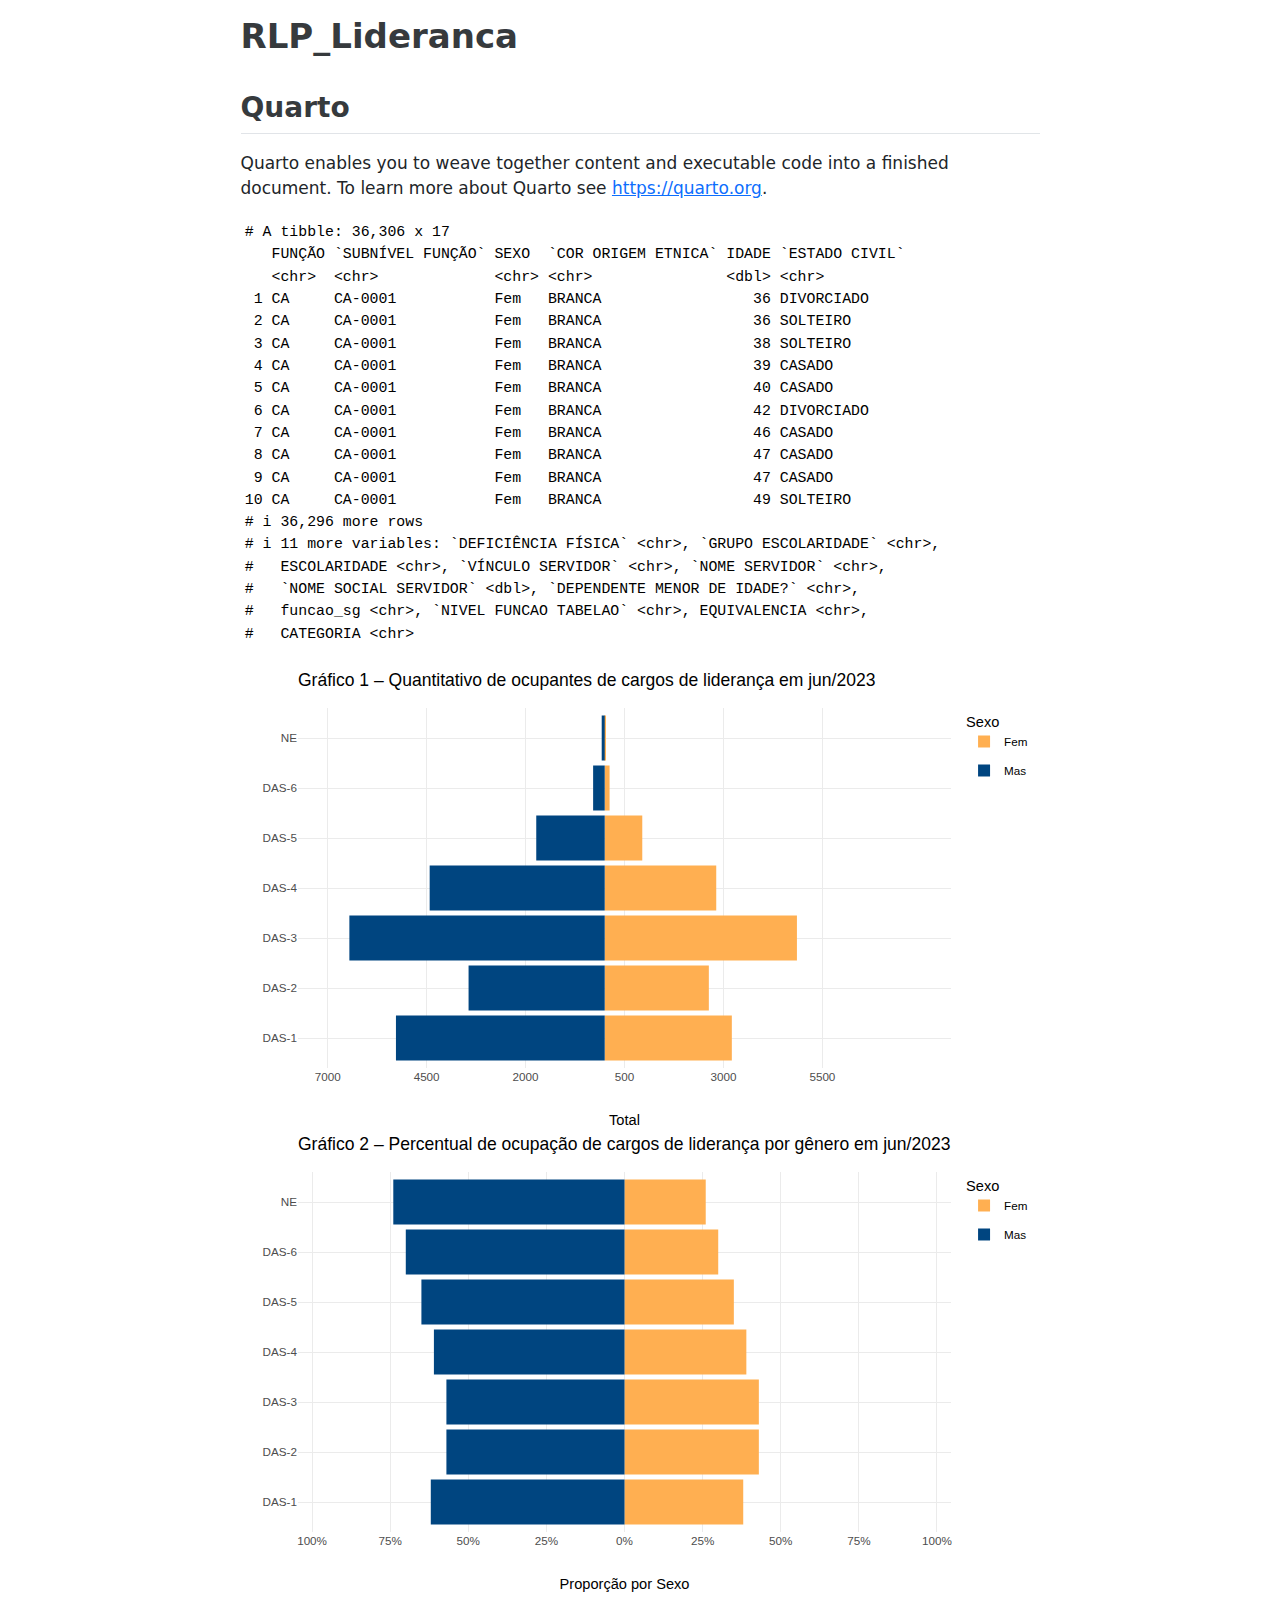
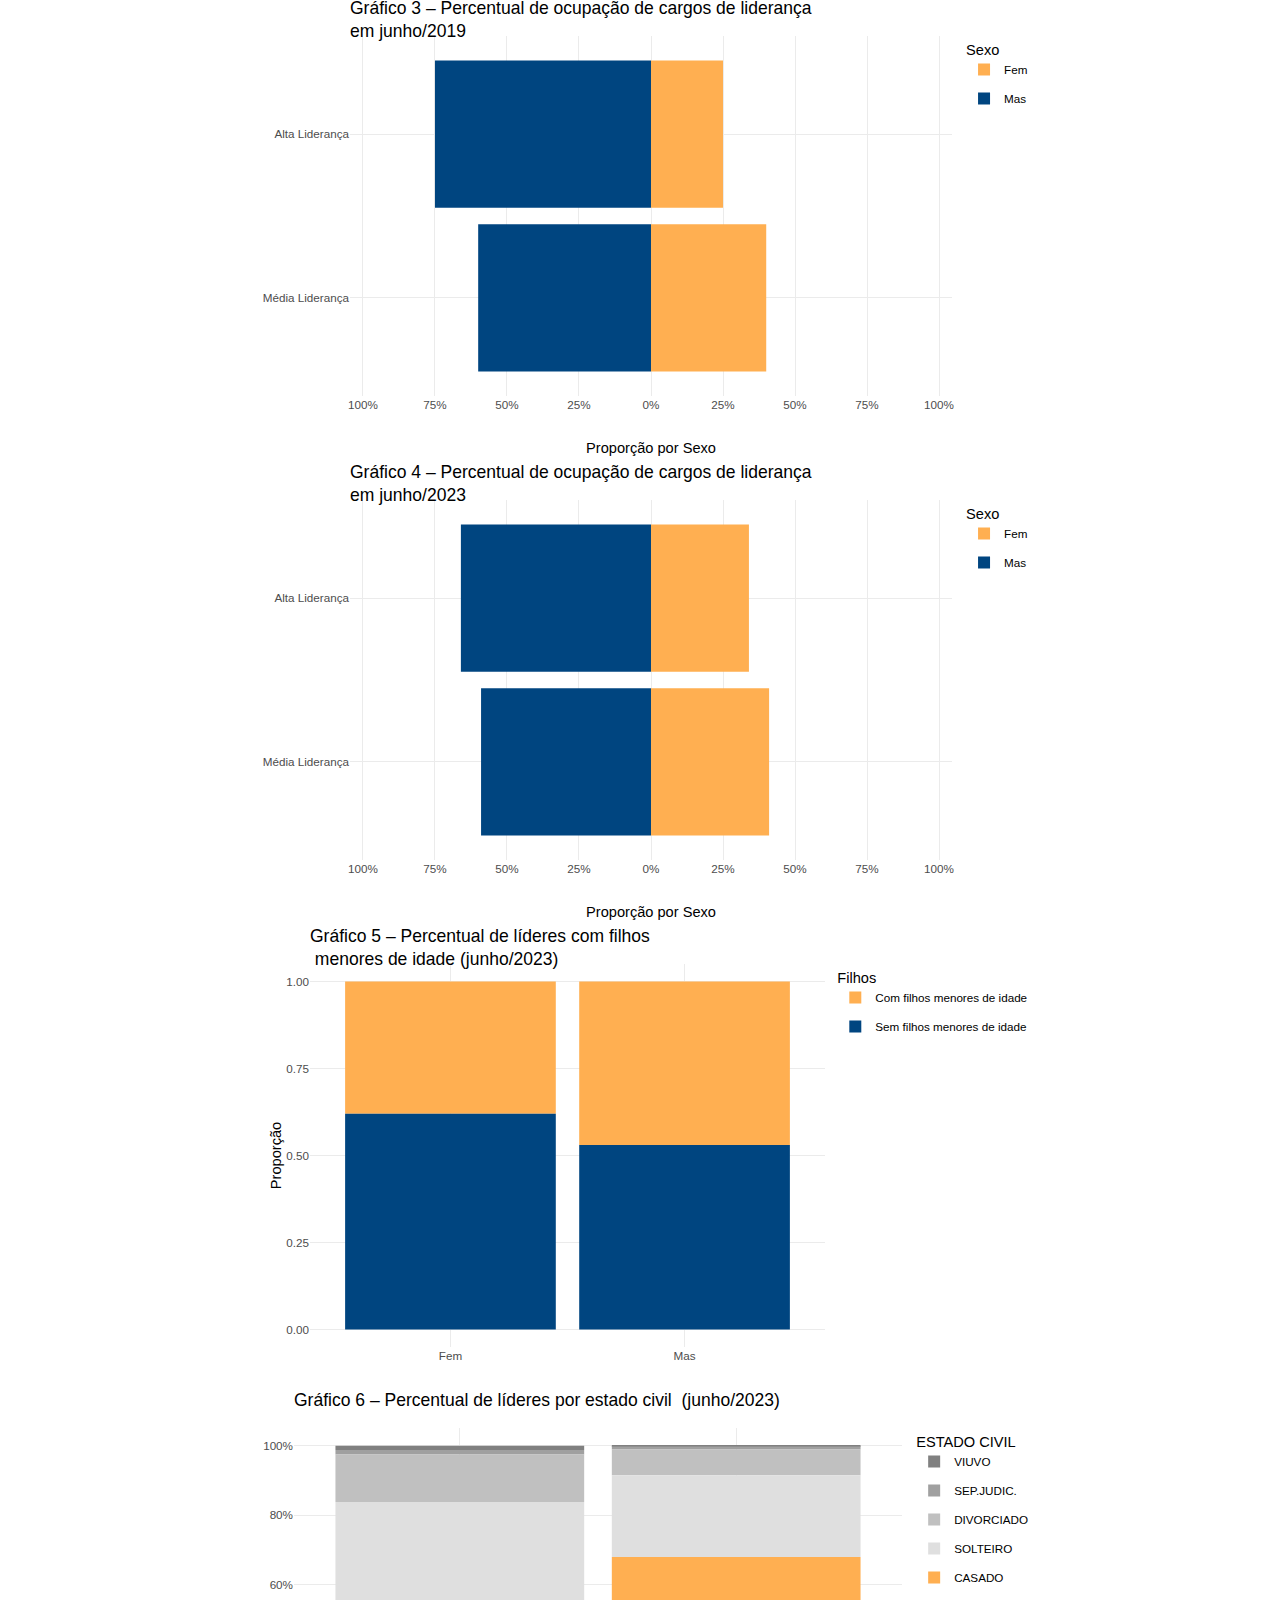
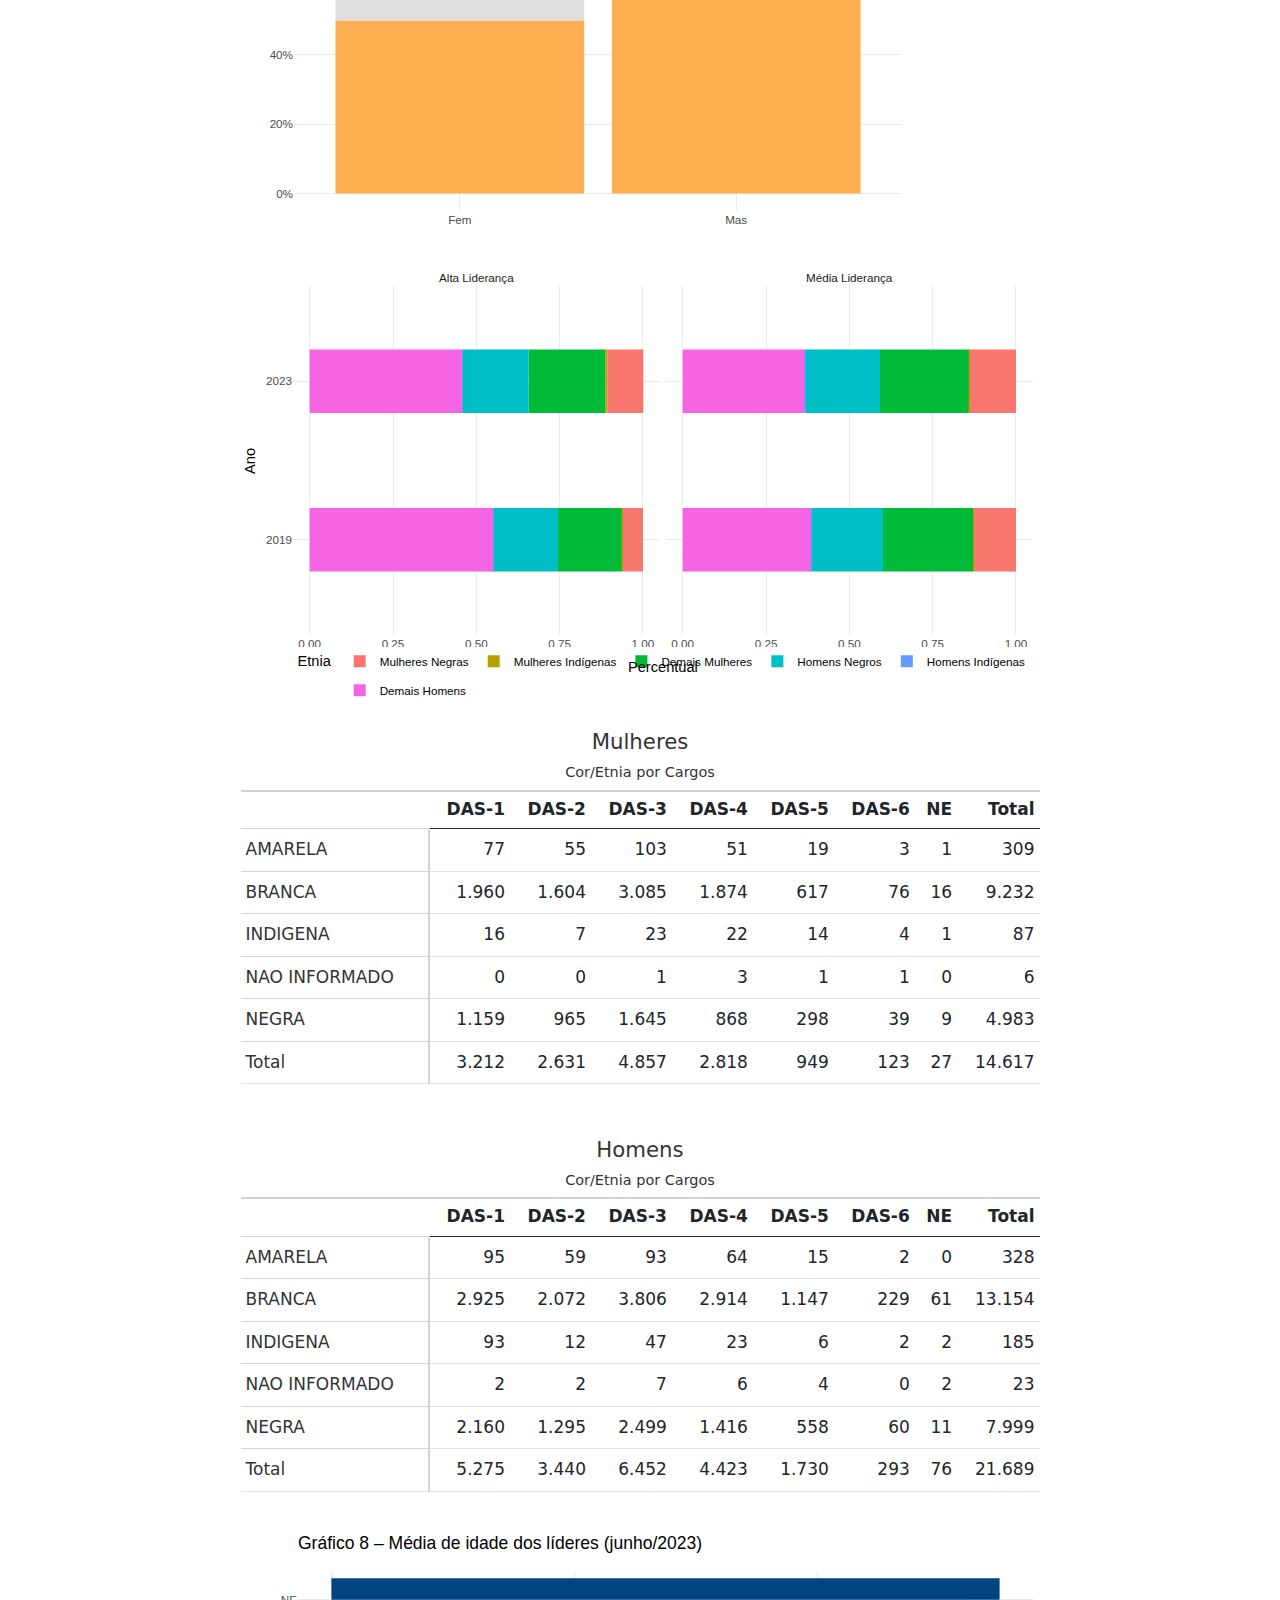
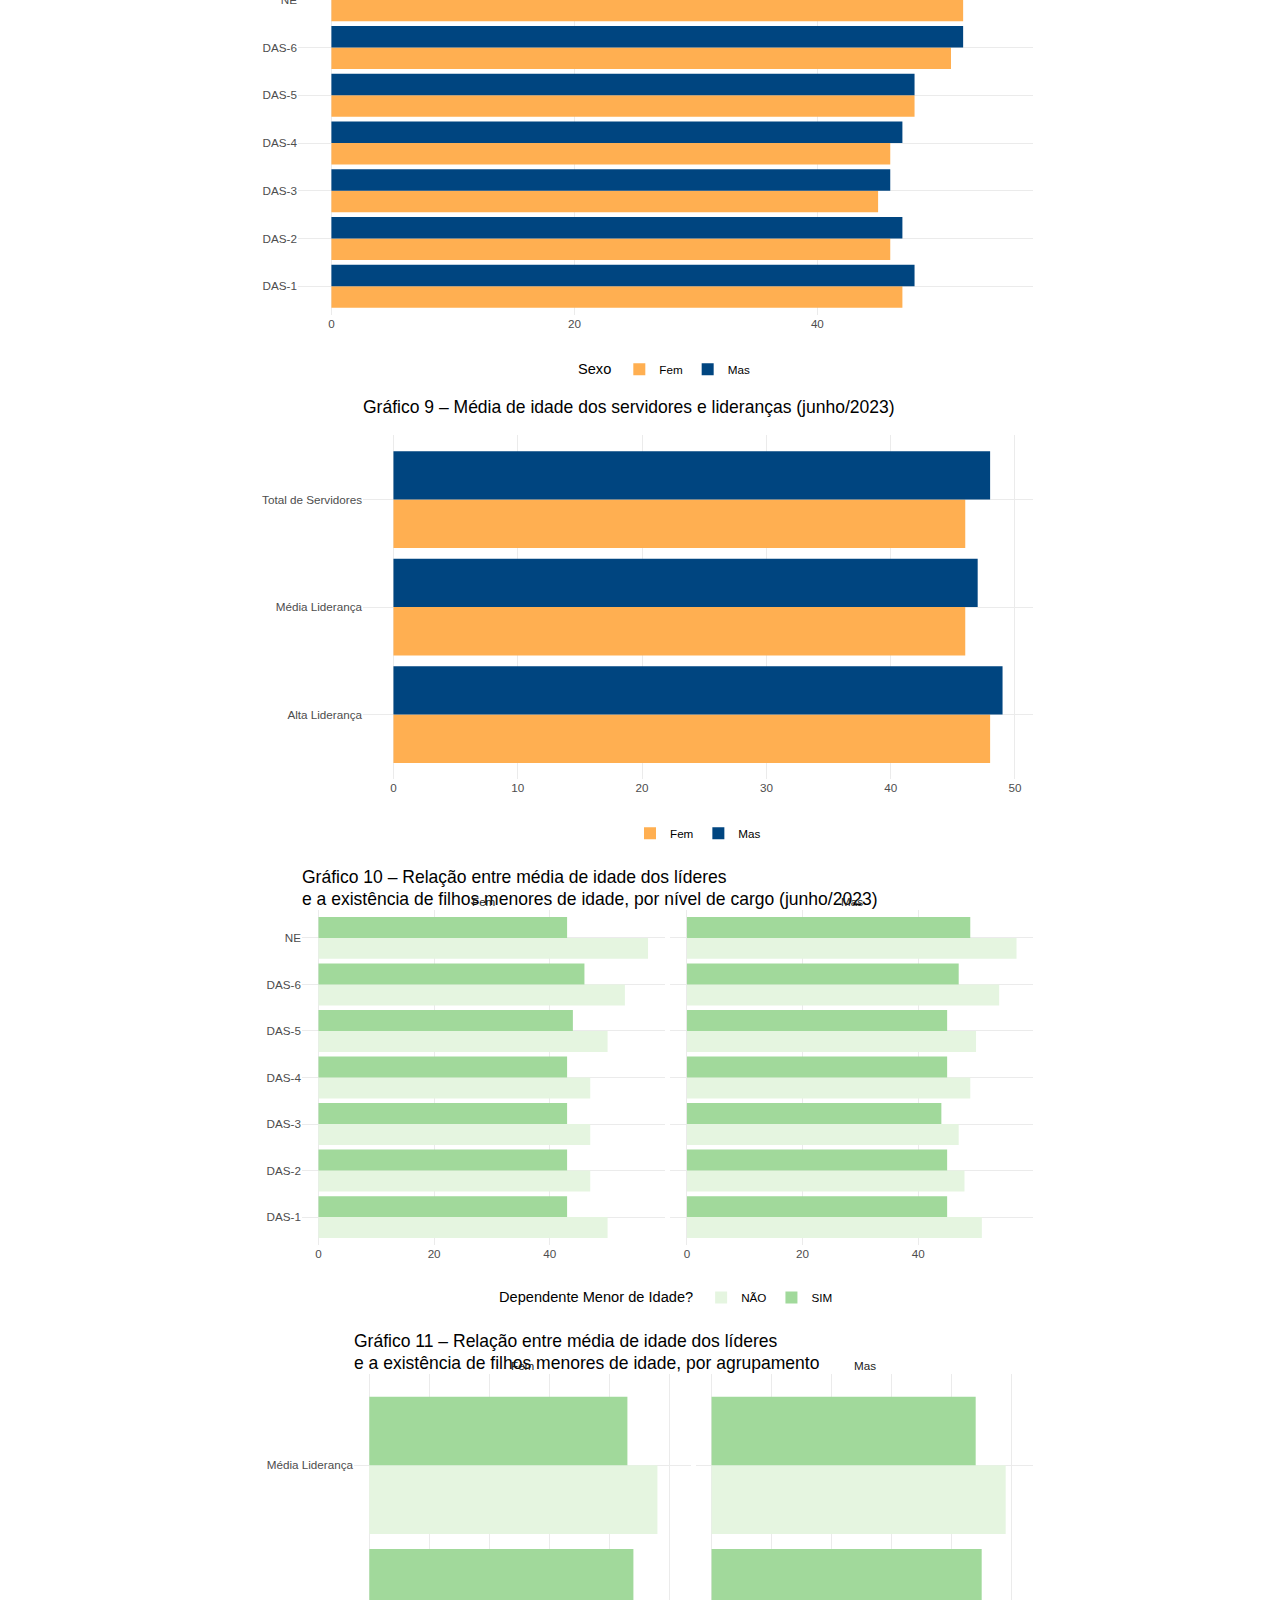
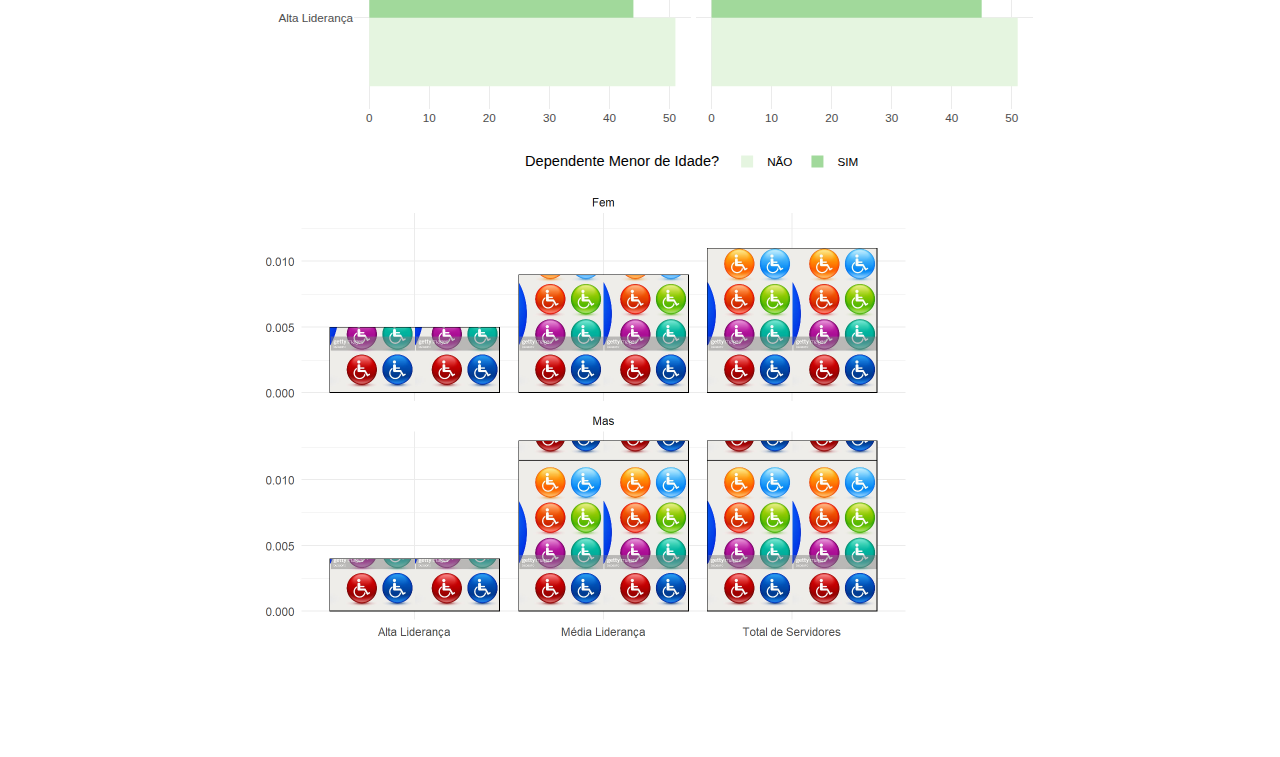
<file: RLP_Lideranca.html>
<!DOCTYPE html>
<html xmlns="http://www.w3.org/1999/xhtml" lang="en" xml:lang="en"><head>

<meta charset="utf-8">
<meta name="generator" content="quarto-1.3.433">

<meta name="viewport" content="width=device-width, initial-scale=1.0, user-scalable=yes">


<title>RLP_Lideranca</title>
<style>
code{white-space: pre-wrap;}
span.smallcaps{font-variant: small-caps;}
div.columns{display: flex; gap: min(4vw, 1.5em);}
div.column{flex: auto; overflow-x: auto;}
div.hanging-indent{margin-left: 1.5em; text-indent: -1.5em;}
ul.task-list{list-style: none;}
ul.task-list li input[type="checkbox"] {
  width: 0.8em;
  margin: 0 0.8em 0.2em -1em; /* quarto-specific, see https://github.com/quarto-dev/quarto-cli/issues/4556 */ 
  vertical-align: middle;
}
</style>


<script src="RLP_Lideranca_files/libs/clipboard/clipboard.min.js"></script>
<script src="RLP_Lideranca_files/libs/quarto-html/quarto.js"></script>
<script src="RLP_Lideranca_files/libs/quarto-html/popper.min.js"></script>
<script src="RLP_Lideranca_files/libs/quarto-html/tippy.umd.min.js"></script>
<script src="RLP_Lideranca_files/libs/quarto-html/anchor.min.js"></script>
<link href="RLP_Lideranca_files/libs/quarto-html/tippy.css" rel="stylesheet">
<link href="RLP_Lideranca_files/libs/quarto-html/quarto-syntax-highlighting.css" rel="stylesheet" id="quarto-text-highlighting-styles">
<script src="RLP_Lideranca_files/libs/bootstrap/bootstrap.min.js"></script>
<link href="RLP_Lideranca_files/libs/bootstrap/bootstrap-icons.css" rel="stylesheet">
<link href="RLP_Lideranca_files/libs/bootstrap/bootstrap.min.css" rel="stylesheet" id="quarto-bootstrap" data-mode="light">
<script src="RLP_Lideranca_files/libs/htmlwidgets-1.6.2/htmlwidgets.js"></script>
<script src="RLP_Lideranca_files/libs/Maps-1.0.0/plotly.js.map"></script>
<script src="RLP_Lideranca_files/libs/plotly-binding-4.10.0.9001/plotly.js"></script>
<script src="RLP_Lideranca_files/libs/typedarray-0.1/typedarray.min.js"></script>
<script src="RLP_Lideranca_files/libs/jquery-3.5.1/jquery.min.js"></script>
<link href="RLP_Lideranca_files/libs/crosstalk-1.2.0/css/crosstalk.min.css" rel="stylesheet">
<script src="RLP_Lideranca_files/libs/crosstalk-1.2.0/js/crosstalk.min.js"></script>
<link href="RLP_Lideranca_files/libs/plotly-htmlwidgets-css-2.11.1/plotly-htmlwidgets.css" rel="stylesheet">
<script src="RLP_Lideranca_files/libs/plotly-main-2.11.1/plotly-latest.min.js"></script>


</head>

<body class="fullcontent">

<div id="quarto-content" class="page-columns page-rows-contents page-layout-article">

<main class="content" id="quarto-document-content">

<header id="title-block-header" class="quarto-title-block default">
<div class="quarto-title">
<h1 class="title">RLP_Lideranca</h1>
</div>



<div class="quarto-title-meta">

    
  
    
  </div>
  

</header>

<section id="quarto" class="level2">
<h2 class="anchored" data-anchor-id="quarto">Quarto</h2>
<p>Quarto enables you to weave together content and executable code into a finished document. To learn more about Quarto see <a href="https://quarto.org" class="uri">https://quarto.org</a>.</p>
<div class="cell">
<div class="cell-output cell-output-stdout">
<pre><code># A tibble: 36,306 x 17
   FUNÇÃO `SUBNÍVEL FUNÇÃO` SEXO  `COR ORIGEM ETNICA` IDADE `ESTADO CIVIL`
   &lt;chr&gt;  &lt;chr&gt;             &lt;chr&gt; &lt;chr&gt;               &lt;dbl&gt; &lt;chr&gt;         
 1 CA     CA-0001           Fem   BRANCA                 36 DIVORCIADO    
 2 CA     CA-0001           Fem   BRANCA                 36 SOLTEIRO      
 3 CA     CA-0001           Fem   BRANCA                 38 SOLTEIRO      
 4 CA     CA-0001           Fem   BRANCA                 39 CASADO        
 5 CA     CA-0001           Fem   BRANCA                 40 CASADO        
 6 CA     CA-0001           Fem   BRANCA                 42 DIVORCIADO    
 7 CA     CA-0001           Fem   BRANCA                 46 CASADO        
 8 CA     CA-0001           Fem   BRANCA                 47 CASADO        
 9 CA     CA-0001           Fem   BRANCA                 47 CASADO        
10 CA     CA-0001           Fem   BRANCA                 49 SOLTEIRO      
# i 36,296 more rows
# i 11 more variables: `DEFICIÊNCIA FÍSICA` &lt;chr&gt;, `GRUPO ESCOLARIDADE` &lt;chr&gt;,
#   ESCOLARIDADE &lt;chr&gt;, `VÍNCULO SERVIDOR` &lt;chr&gt;, `NOME SERVIDOR` &lt;chr&gt;,
#   `NOME SOCIAL SERVIDOR` &lt;dbl&gt;, `DEPENDENTE MENOR DE IDADE?` &lt;chr&gt;,
#   funcao_sg &lt;chr&gt;, `NIVEL FUNCAO TABELAO` &lt;chr&gt;, EQUIVALENCIA &lt;chr&gt;,
#   CATEGORIA &lt;chr&gt;</code></pre>
</div>
</div>
<div class="cell">
<div class="cell-output-display">
<div class="plotly html-widget html-fill-item-overflow-hidden html-fill-item" id="htmlwidget-dfbbfe95021e1e0115cf" style="width:100%;height:464px;"></div>
<script type="application/json" data-for="htmlwidget-dfbbfe95021e1e0115cf">{"x":{"data":[{"orientation":"h","width":[0.9,0.9,0.9,0.9,0.9,0.9,0.9],"base":[0,0,0,0,0,0,0],"x":[3212,2631,4857,2818,949,123,27],"y":[1,2,3,4,5,6,7],"text":["Cargo: DAS-1<br />Total: 3212<br />Sexo: Fem","Cargo: DAS-2<br />Total: 2631<br />Sexo: Fem","Cargo: DAS-3<br />Total: 4857<br />Sexo: Fem","Cargo: DAS-4<br />Total: 2818<br />Sexo: Fem","Cargo: DAS-5<br />Total:  949<br />Sexo: Fem","Cargo: DAS-6<br />Total:  123<br />Sexo: Fem","Cargo: NE<br />Total:   27<br />Sexo: Fem"],"type":"bar","textposition":"none","marker":{"autocolorscale":false,"color":"rgba(255,175,81,1)","line":{"width":null,"color":"transparent"}},"name":"Fem","legendgroup":"Fem","showlegend":true,"xaxis":"x","yaxis":"y","hoverinfo":"text","frame":null},{"orientation":"h","width":[0.9,0.9,0.9,0.9,0.9,0.9,0.9],"base":[-5275,-3440,-6452,-4423,-1730,-293,-76],"x":[5275,3440,6452,4423,1730,293,76],"y":[1,2,3,4,5,6,7],"text":["Cargo: DAS-1<br />Total: 5275<br />Sexo: Mas","Cargo: DAS-2<br />Total: 3440<br />Sexo: Mas","Cargo: DAS-3<br />Total: 6452<br />Sexo: Mas","Cargo: DAS-4<br />Total: 4423<br />Sexo: Mas","Cargo: DAS-5<br />Total: 1730<br />Sexo: Mas","Cargo: DAS-6<br />Total:  293<br />Sexo: Mas","Cargo: NE<br />Total:   76<br />Sexo: Mas"],"type":"bar","textposition":"none","marker":{"autocolorscale":false,"color":"rgba(0,69,128,1)","line":{"width":null,"color":"transparent"}},"name":"Mas","legendgroup":"Mas","showlegend":true,"xaxis":"x","yaxis":"y","hoverinfo":"text","frame":null}],"layout":{"margin":{"t":43.7625570776256,"r":7.30593607305936,"b":40.1826484018265,"l":40.1826484018265},"font":{"color":"rgba(0,0,0,1)","family":"","size":14.6118721461187},"title":{"text":"Gráfico 1 – Quantitativo de ocupantes de cargos de liderança em jun/2023","font":{"color":"rgba(0,0,0,1)","family":"","size":17.5342465753425},"x":0,"xref":"paper"},"xaxis":{"domain":[0,1],"automargin":true,"type":"linear","autorange":false,"range":[-7750,8750],"tickmode":"array","ticktext":["7000","4500","2000","500","3000","5500"],"tickvals":[-7000,-4500,-2000,500,3000,5500],"categoryorder":"array","categoryarray":["7000","4500","2000","500","3000","5500"],"nticks":null,"ticks":"","tickcolor":null,"ticklen":3.65296803652968,"tickwidth":0,"showticklabels":true,"tickfont":{"color":"rgba(77,77,77,1)","family":"","size":11.689497716895},"tickangle":-0,"showline":false,"linecolor":null,"linewidth":0,"showgrid":true,"gridcolor":"rgba(235,235,235,1)","gridwidth":0,"zeroline":false,"anchor":"y","title":{"text":"<br /><br />Total","font":{"color":"rgba(0,0,0,1)","family":"","size":14.6118721461187}},"hoverformat":".2f"},"yaxis":{"domain":[0,1],"automargin":true,"type":"linear","autorange":false,"range":[0.4,7.6],"tickmode":"array","ticktext":["DAS-1","DAS-2","DAS-3","DAS-4","DAS-5","DAS-6","NE"],"tickvals":[1,2,3,4,5,6,7],"categoryorder":"array","categoryarray":["DAS-1","DAS-2","DAS-3","DAS-4","DAS-5","DAS-6","NE"],"nticks":null,"ticks":"","tickcolor":null,"ticklen":3.65296803652968,"tickwidth":0,"showticklabels":true,"tickfont":{"color":"rgba(77,77,77,1)","family":"","size":11.689497716895},"tickangle":-0,"showline":false,"linecolor":null,"linewidth":0,"showgrid":true,"gridcolor":"rgba(235,235,235,1)","gridwidth":0,"zeroline":false,"anchor":"x","title":{"text":"","font":{"color":"rgba(0,0,0,1)","family":"","size":14.6118721461187}},"hoverformat":".2f"},"shapes":[{"type":"rect","fillcolor":null,"line":{"color":null,"width":0,"linetype":[]},"yref":"paper","xref":"paper","x0":0,"x1":1,"y0":0,"y1":1}],"showlegend":true,"legend":{"bgcolor":null,"bordercolor":null,"borderwidth":0,"font":{"color":"rgba(0,0,0,1)","family":"","size":11.689497716895},"title":{"text":"Sexo","font":{"color":"rgba(0,0,0,1)","family":"","size":14.6118721461187}}},"hovermode":"closest","barmode":"relative"},"config":{"doubleClick":"reset","modeBarButtonsToAdd":["hoverclosest","hovercompare"],"showSendToCloud":false},"source":"A","attrs":{"4cec4bc2779a":{"x":{},"y":{},"fill":{},"type":"bar"}},"cur_data":"4cec4bc2779a","visdat":{"4cec4bc2779a":["function (y) ","x"]},"highlight":{"on":"plotly_click","persistent":false,"dynamic":false,"selectize":false,"opacityDim":0.2,"selected":{"opacity":1},"debounce":0},"shinyEvents":["plotly_hover","plotly_click","plotly_selected","plotly_relayout","plotly_brushed","plotly_brushing","plotly_clickannotation","plotly_doubleclick","plotly_deselect","plotly_afterplot","plotly_sunburstclick"],"base_url":"https://plot.ly"},"evals":[],"jsHooks":[]}</script>
</div>
</div>
<div class="cell">
<div class="cell-output-display">
<div class="plotly html-widget html-fill-item-overflow-hidden html-fill-item" id="htmlwidget-c21d61b0d997006da153" style="width:100%;height:464px;"></div>
<script type="application/json" data-for="htmlwidget-c21d61b0d997006da153">{"x":{"data":[{"orientation":"h","width":[0.9,0.9,0.9,0.9,0.9,0.9,0.9],"base":[0,0,0,0,0,0,0],"x":[0.38,0.43,0.43,0.39,0.35,0.3,0.26],"y":[1,2,3,4,5,6,7],"text":["Cargo: DAS-1<br />Percentual: 0.38<br />Sexo: Fem","Cargo: DAS-2<br />Percentual: 0.43<br />Sexo: Fem","Cargo: DAS-3<br />Percentual: 0.43<br />Sexo: Fem","Cargo: DAS-4<br />Percentual: 0.39<br />Sexo: Fem","Cargo: DAS-5<br />Percentual: 0.35<br />Sexo: Fem","Cargo: DAS-6<br />Percentual: 0.30<br />Sexo: Fem","Cargo: NE<br />Percentual: 0.26<br />Sexo: Fem"],"type":"bar","textposition":"none","marker":{"autocolorscale":false,"color":"rgba(255,175,81,1)","line":{"width":null,"color":"transparent"}},"name":"Fem","legendgroup":"Fem","showlegend":true,"xaxis":"x","yaxis":"y","hoverinfo":"text","frame":null},{"orientation":"h","width":[0.9,0.9,0.9,0.9,0.9,0.9,0.9],"base":[-0.62,-0.57,-0.57,-0.61,-0.65,-0.7,-0.74],"x":[0.62,0.57,0.57,0.61,0.65,0.7,0.74],"y":[1,2,3,4,5,6,7],"text":["Cargo: DAS-1<br />Percentual: 0.62<br />Sexo: Mas","Cargo: DAS-2<br />Percentual: 0.57<br />Sexo: Mas","Cargo: DAS-3<br />Percentual: 0.57<br />Sexo: Mas","Cargo: DAS-4<br />Percentual: 0.61<br />Sexo: Mas","Cargo: DAS-5<br />Percentual: 0.65<br />Sexo: Mas","Cargo: DAS-6<br />Percentual: 0.70<br />Sexo: Mas","Cargo: NE<br />Percentual: 0.74<br />Sexo: Mas"],"type":"bar","textposition":"none","marker":{"autocolorscale":false,"color":"rgba(0,69,128,1)","line":{"width":null,"color":"transparent"}},"name":"Mas","legendgroup":"Mas","showlegend":true,"xaxis":"x","yaxis":"y","hoverinfo":"text","frame":null}],"layout":{"margin":{"t":43.7625570776256,"r":7.30593607305936,"b":40.1826484018265,"l":40.1826484018265},"font":{"color":"rgba(0,0,0,1)","family":"","size":14.6118721461187},"title":{"text":"Gráfico 2 – Percentual de ocupação de cargos de liderança por gênero em jun/2023","font":{"color":"rgba(0,0,0,1)","family":"","size":17.5342465753425},"x":0,"xref":"paper"},"xaxis":{"domain":[0,1],"automargin":true,"type":"linear","autorange":false,"range":[-1.045,1.045],"tickmode":"array","ticktext":["100%","75%","50%","25%","0%","25%","50%","75%","100%"],"tickvals":[-1,-0.75,-0.5,-0.25,0,0.25,0.5,0.75,1],"categoryorder":"array","categoryarray":["100%","75%","50%","25%","0%","25%","50%","75%","100%"],"nticks":null,"ticks":"","tickcolor":null,"ticklen":3.65296803652968,"tickwidth":0,"showticklabels":true,"tickfont":{"color":"rgba(77,77,77,1)","family":"","size":11.689497716895},"tickangle":-0,"showline":false,"linecolor":null,"linewidth":0,"showgrid":true,"gridcolor":"rgba(235,235,235,1)","gridwidth":0,"zeroline":false,"anchor":"y","title":{"text":"<br /><br />Proporção por Sexo","font":{"color":"rgba(0,0,0,1)","family":"","size":14.6118721461187}},"hoverformat":".2f"},"yaxis":{"domain":[0,1],"automargin":true,"type":"linear","autorange":false,"range":[0.4,7.6],"tickmode":"array","ticktext":["DAS-1","DAS-2","DAS-3","DAS-4","DAS-5","DAS-6","NE"],"tickvals":[1,2,3,4,5,6,7],"categoryorder":"array","categoryarray":["DAS-1","DAS-2","DAS-3","DAS-4","DAS-5","DAS-6","NE"],"nticks":null,"ticks":"","tickcolor":null,"ticklen":3.65296803652968,"tickwidth":0,"showticklabels":true,"tickfont":{"color":"rgba(77,77,77,1)","family":"","size":11.689497716895},"tickangle":-0,"showline":false,"linecolor":null,"linewidth":0,"showgrid":true,"gridcolor":"rgba(235,235,235,1)","gridwidth":0,"zeroline":false,"anchor":"x","title":{"text":"","font":{"color":"rgba(0,0,0,1)","family":"","size":14.6118721461187}},"hoverformat":".2f","ticksuffix":"%"},"shapes":[{"type":"rect","fillcolor":null,"line":{"color":null,"width":0,"linetype":[]},"yref":"paper","xref":"paper","x0":0,"x1":1,"y0":0,"y1":1}],"showlegend":true,"legend":{"bgcolor":null,"bordercolor":null,"borderwidth":0,"font":{"color":"rgba(0,0,0,1)","family":"","size":11.689497716895},"title":{"text":"Sexo","font":{"color":"rgba(0,0,0,1)","family":"","size":14.6118721461187}}},"hovermode":"closest","barmode":"relative"},"config":{"doubleClick":"reset","modeBarButtonsToAdd":["hoverclosest","hovercompare"],"showSendToCloud":false},"source":"A","attrs":{"4cec4b3120dd":{"x":{},"y":{},"fill":{},"type":"bar"}},"cur_data":"4cec4b3120dd","visdat":{"4cec4b3120dd":["function (y) ","x"]},"highlight":{"on":"plotly_click","persistent":false,"dynamic":false,"selectize":false,"opacityDim":0.2,"selected":{"opacity":1},"debounce":0},"shinyEvents":["plotly_hover","plotly_click","plotly_selected","plotly_relayout","plotly_brushed","plotly_brushing","plotly_clickannotation","plotly_doubleclick","plotly_deselect","plotly_afterplot","plotly_sunburstclick"],"base_url":"https://plot.ly"},"evals":[],"jsHooks":[]}</script>
</div>
</div>
<div class="cell">
<div class="cell-output-display">
<div class="plotly html-widget html-fill-item-overflow-hidden html-fill-item" id="htmlwidget-a660575f2ce7070b5396" style="width:100%;height:464px;"></div>
<script type="application/json" data-for="htmlwidget-a660575f2ce7070b5396">{"x":{"data":[{"orientation":"h","width":[0.9,0.9],"base":[0,0],"x":[0.25,0.4],"y":[2,1],"text":["Categoria: Alta Liderança<br />Percentual: 0.25<br />Sexo: Fem","Categoria: Média Liderança<br />Percentual: 0.40<br />Sexo: Fem"],"type":"bar","textposition":"none","marker":{"autocolorscale":false,"color":"rgba(255,175,81,1)","line":{"width":null,"color":"transparent"}},"name":"Fem","legendgroup":"Fem","showlegend":true,"xaxis":"x","yaxis":"y","hoverinfo":"text","frame":null},{"orientation":"h","width":[0.9,0.9],"base":[-0.75,-0.6],"x":[0.75,0.6],"y":[2,1],"text":["Categoria: Alta Liderança<br />Percentual: 0.75<br />Sexo: Mas","Categoria: Média Liderança<br />Percentual: 0.60<br />Sexo: Mas"],"type":"bar","textposition":"none","marker":{"autocolorscale":false,"color":"rgba(0,69,128,1)","line":{"width":null,"color":"transparent"}},"name":"Mas","legendgroup":"Mas","showlegend":true,"xaxis":"x","yaxis":"y","hoverinfo":"text","frame":null}],"layout":{"margin":{"t":43.7625570776256,"r":7.30593607305936,"b":40.1826484018265,"l":98.6301369863014},"font":{"color":"rgba(0,0,0,1)","family":"","size":14.6118721461187},"title":{"text":"Gráfico 3 – Percentual de ocupação de cargos de liderança <br />em junho/2019","font":{"color":"rgba(0,0,0,1)","family":"","size":17.5342465753425},"x":0,"xref":"paper"},"xaxis":{"domain":[0,1],"automargin":true,"type":"linear","autorange":false,"range":[-1.045,1.045],"tickmode":"array","ticktext":["100%","75%","50%","25%","0%","25%","50%","75%","100%"],"tickvals":[-1,-0.75,-0.5,-0.25,0,0.25,0.5,0.75,1],"categoryorder":"array","categoryarray":["100%","75%","50%","25%","0%","25%","50%","75%","100%"],"nticks":null,"ticks":"","tickcolor":null,"ticklen":3.65296803652968,"tickwidth":0,"showticklabels":true,"tickfont":{"color":"rgba(77,77,77,1)","family":"","size":11.689497716895},"tickangle":-0,"showline":false,"linecolor":null,"linewidth":0,"showgrid":true,"gridcolor":"rgba(235,235,235,1)","gridwidth":0,"zeroline":false,"anchor":"y","title":{"text":"<br /><br />Proporção por Sexo","font":{"color":"rgba(0,0,0,1)","family":"","size":14.6118721461187}},"hoverformat":".2f"},"yaxis":{"domain":[0,1],"automargin":true,"type":"linear","autorange":false,"range":[0.4,2.6],"tickmode":"array","ticktext":["Média Liderança","Alta Liderança"],"tickvals":[1,2],"categoryorder":"array","categoryarray":["Média Liderança","Alta Liderança"],"nticks":null,"ticks":"","tickcolor":null,"ticklen":3.65296803652968,"tickwidth":0,"showticklabels":true,"tickfont":{"color":"rgba(77,77,77,1)","family":"","size":11.689497716895},"tickangle":-0,"showline":false,"linecolor":null,"linewidth":0,"showgrid":true,"gridcolor":"rgba(235,235,235,1)","gridwidth":0,"zeroline":false,"anchor":"x","title":{"text":"","font":{"color":"rgba(0,0,0,1)","family":"","size":14.6118721461187}},"hoverformat":".2f","ticksuffix":"%"},"shapes":[{"type":"rect","fillcolor":null,"line":{"color":null,"width":0,"linetype":[]},"yref":"paper","xref":"paper","x0":0,"x1":1,"y0":0,"y1":1}],"showlegend":true,"legend":{"bgcolor":null,"bordercolor":null,"borderwidth":0,"font":{"color":"rgba(0,0,0,1)","family":"","size":11.689497716895},"title":{"text":"Sexo","font":{"color":"rgba(0,0,0,1)","family":"","size":14.6118721461187}}},"hovermode":"closest","barmode":"relative"},"config":{"doubleClick":"reset","modeBarButtonsToAdd":["hoverclosest","hovercompare"],"showSendToCloud":false},"source":"A","attrs":{"4cec3acc7469":{"x":{},"y":{},"fill":{},"type":"bar"}},"cur_data":"4cec3acc7469","visdat":{"4cec3acc7469":["function (y) ","x"]},"highlight":{"on":"plotly_click","persistent":false,"dynamic":false,"selectize":false,"opacityDim":0.2,"selected":{"opacity":1},"debounce":0},"shinyEvents":["plotly_hover","plotly_click","plotly_selected","plotly_relayout","plotly_brushed","plotly_brushing","plotly_clickannotation","plotly_doubleclick","plotly_deselect","plotly_afterplot","plotly_sunburstclick"],"base_url":"https://plot.ly"},"evals":[],"jsHooks":[]}</script>
</div>
</div>
<div class="cell">
<div class="cell-output-display">
<div class="plotly html-widget html-fill-item-overflow-hidden html-fill-item" id="htmlwidget-e5dc0e59701a5f63a5b4" style="width:100%;height:464px;"></div>
<script type="application/json" data-for="htmlwidget-e5dc0e59701a5f63a5b4">{"x":{"data":[{"orientation":"h","width":[0.9,0.9],"base":[0,0],"x":[0.34,0.41],"y":[2,1],"text":["Categoria: Alta Liderança<br />Percentual: 0.34<br />Sexo: Fem","Categoria: Média Liderança<br />Percentual: 0.41<br />Sexo: Fem"],"type":"bar","textposition":"none","marker":{"autocolorscale":false,"color":"rgba(255,175,81,1)","line":{"width":null,"color":"transparent"}},"name":"Fem","legendgroup":"Fem","showlegend":true,"xaxis":"x","yaxis":"y","hoverinfo":"text","frame":null},{"orientation":"h","width":[0.9,0.9],"base":[-0.66,-0.59],"x":[0.66,0.59],"y":[2,1],"text":["Categoria: Alta Liderança<br />Percentual: 0.66<br />Sexo: Mas","Categoria: Média Liderança<br />Percentual: 0.59<br />Sexo: Mas"],"type":"bar","textposition":"none","marker":{"autocolorscale":false,"color":"rgba(0,69,128,1)","line":{"width":null,"color":"transparent"}},"name":"Mas","legendgroup":"Mas","showlegend":true,"xaxis":"x","yaxis":"y","hoverinfo":"text","frame":null}],"layout":{"margin":{"t":43.7625570776256,"r":7.30593607305936,"b":40.1826484018265,"l":98.6301369863014},"font":{"color":"rgba(0,0,0,1)","family":"","size":14.6118721461187},"title":{"text":"Gráfico 4 – Percentual de ocupação de cargos de liderança <br />em junho/2023","font":{"color":"rgba(0,0,0,1)","family":"","size":17.5342465753425},"x":0,"xref":"paper"},"xaxis":{"domain":[0,1],"automargin":true,"type":"linear","autorange":false,"range":[-1.045,1.045],"tickmode":"array","ticktext":["100%","75%","50%","25%","0%","25%","50%","75%","100%"],"tickvals":[-1,-0.75,-0.5,-0.25,0,0.25,0.5,0.75,1],"categoryorder":"array","categoryarray":["100%","75%","50%","25%","0%","25%","50%","75%","100%"],"nticks":null,"ticks":"","tickcolor":null,"ticklen":3.65296803652968,"tickwidth":0,"showticklabels":true,"tickfont":{"color":"rgba(77,77,77,1)","family":"","size":11.689497716895},"tickangle":-0,"showline":false,"linecolor":null,"linewidth":0,"showgrid":true,"gridcolor":"rgba(235,235,235,1)","gridwidth":0,"zeroline":false,"anchor":"y","title":{"text":"<br /><br />Proporção por Sexo","font":{"color":"rgba(0,0,0,1)","family":"","size":14.6118721461187}},"hoverformat":".2f"},"yaxis":{"domain":[0,1],"automargin":true,"type":"linear","autorange":false,"range":[0.4,2.6],"tickmode":"array","ticktext":["Média Liderança","Alta Liderança"],"tickvals":[1,2],"categoryorder":"array","categoryarray":["Média Liderança","Alta Liderança"],"nticks":null,"ticks":"","tickcolor":null,"ticklen":3.65296803652968,"tickwidth":0,"showticklabels":true,"tickfont":{"color":"rgba(77,77,77,1)","family":"","size":11.689497716895},"tickangle":-0,"showline":false,"linecolor":null,"linewidth":0,"showgrid":true,"gridcolor":"rgba(235,235,235,1)","gridwidth":0,"zeroline":false,"anchor":"x","title":{"text":"","font":{"color":"rgba(0,0,0,1)","family":"","size":14.6118721461187}},"hoverformat":".2f","ticksuffix":"%"},"shapes":[{"type":"rect","fillcolor":null,"line":{"color":null,"width":0,"linetype":[]},"yref":"paper","xref":"paper","x0":0,"x1":1,"y0":0,"y1":1}],"showlegend":true,"legend":{"bgcolor":null,"bordercolor":null,"borderwidth":0,"font":{"color":"rgba(0,0,0,1)","family":"","size":11.689497716895},"title":{"text":"Sexo","font":{"color":"rgba(0,0,0,1)","family":"","size":14.6118721461187}}},"hovermode":"closest","barmode":"relative"},"config":{"doubleClick":"reset","modeBarButtonsToAdd":["hoverclosest","hovercompare"],"showSendToCloud":false},"source":"A","attrs":{"4cec72b56c5b":{"x":{},"y":{},"fill":{},"type":"bar"}},"cur_data":"4cec72b56c5b","visdat":{"4cec72b56c5b":["function (y) ","x"]},"highlight":{"on":"plotly_click","persistent":false,"dynamic":false,"selectize":false,"opacityDim":0.2,"selected":{"opacity":1},"debounce":0},"shinyEvents":["plotly_hover","plotly_click","plotly_selected","plotly_relayout","plotly_brushed","plotly_brushing","plotly_clickannotation","plotly_doubleclick","plotly_deselect","plotly_afterplot","plotly_sunburstclick"],"base_url":"https://plot.ly"},"evals":[],"jsHooks":[]}</script>
</div>
</div>
<div class="cell">
<div class="cell-output-display">
<div class="plotly html-widget html-fill-item-overflow-hidden html-fill-item" id="htmlwidget-17d998cdb2ca396f7ee1" style="width:100%;height:464px;"></div>
<script type="application/json" data-for="htmlwidget-17d998cdb2ca396f7ee1">{"x":{"data":[{"orientation":"v","width":[0.9,0.9],"base":[0.62,0.53],"x":[1,2],"y":[0.38,0.47],"text":["SEXO: Fem<br />Percentual: 0.38<br />Filhos: Com filhos menores de idade","SEXO: Mas<br />Percentual: 0.47<br />Filhos: Com filhos menores de idade"],"type":"bar","textposition":"none","marker":{"autocolorscale":false,"color":"rgba(255,175,81,1)","line":{"width":null,"color":"transparent"}},"name":"Com filhos menores de idade","legendgroup":"Com filhos menores de idade","showlegend":true,"xaxis":"x","yaxis":"y","hoverinfo":"text","frame":null},{"orientation":"v","width":[0.9,0.9],"base":[0,0],"x":[1,2],"y":[0.62,0.53],"text":["SEXO: Fem<br />Percentual: 0.62<br />Filhos: Sem filhos menores de idade","SEXO: Mas<br />Percentual: 0.53<br />Filhos: Sem filhos menores de idade"],"type":"bar","textposition":"none","marker":{"autocolorscale":false,"color":"rgba(0,69,128,1)","line":{"width":null,"color":"transparent"}},"name":"Sem filhos menores de idade","legendgroup":"Sem filhos menores de idade","showlegend":true,"xaxis":"x","yaxis":"y","hoverinfo":"text","frame":null}],"layout":{"margin":{"t":43.7625570776256,"r":7.30593607305936,"b":25.5707762557078,"l":48.9497716894977},"font":{"color":"rgba(0,0,0,1)","family":"","size":14.6118721461187},"title":{"text":" Gráfico 5 – Percentual de líderes com filhos<br /> menores de idade (junho/2023)","font":{"color":"rgba(0,0,0,1)","family":"","size":17.5342465753425},"x":0,"xref":"paper"},"xaxis":{"domain":[0,1],"automargin":true,"type":"linear","autorange":false,"range":[0.4,2.6],"tickmode":"array","ticktext":["Fem","Mas"],"tickvals":[1,2],"categoryorder":"array","categoryarray":["Fem","Mas"],"nticks":null,"ticks":"","tickcolor":null,"ticklen":3.65296803652968,"tickwidth":0,"showticklabels":true,"tickfont":{"color":"rgba(77,77,77,1)","family":"","size":11.689497716895},"tickangle":-0,"showline":false,"linecolor":null,"linewidth":0,"showgrid":true,"gridcolor":"rgba(235,235,235,1)","gridwidth":0,"zeroline":false,"anchor":"y","title":{"text":"","font":{"color":"rgba(0,0,0,1)","family":"","size":14.6118721461187}},"hoverformat":".2f"},"yaxis":{"domain":[0,1],"automargin":true,"type":"linear","autorange":false,"range":[-0.05,1.05],"tickmode":"array","ticktext":["0.00","0.25","0.50","0.75","1.00"],"tickvals":[0,0.25,0.5,0.75,1],"categoryorder":"array","categoryarray":["0.00","0.25","0.50","0.75","1.00"],"nticks":null,"ticks":"","tickcolor":null,"ticklen":3.65296803652968,"tickwidth":0,"showticklabels":true,"tickfont":{"color":"rgba(77,77,77,1)","family":"","size":11.689497716895},"tickangle":-0,"showline":false,"linecolor":null,"linewidth":0,"showgrid":true,"gridcolor":"rgba(235,235,235,1)","gridwidth":0,"zeroline":false,"anchor":"x","title":{"text":"<br /><br />Proporção ","font":{"color":"rgba(0,0,0,1)","family":"","size":14.6118721461187}},"hoverformat":".2f","ticksuffix":"%"},"shapes":[{"type":"rect","fillcolor":null,"line":{"color":null,"width":0,"linetype":[]},"yref":"paper","xref":"paper","x0":0,"x1":1,"y0":0,"y1":1}],"showlegend":true,"legend":{"bgcolor":null,"bordercolor":null,"borderwidth":0,"font":{"color":"rgba(0,0,0,1)","family":"","size":11.689497716895},"title":{"text":"Filhos","font":{"color":"rgba(0,0,0,1)","family":"","size":14.6118721461187}}},"hovermode":"closest","barmode":"relative"},"config":{"doubleClick":"reset","modeBarButtonsToAdd":["hoverclosest","hovercompare"],"showSendToCloud":false},"source":"A","attrs":{"4cec4fe03139":{"x":{},"y":{},"fill":{},"type":"bar"}},"cur_data":"4cec4fe03139","visdat":{"4cec4fe03139":["function (y) ","x"]},"highlight":{"on":"plotly_click","persistent":false,"dynamic":false,"selectize":false,"opacityDim":0.2,"selected":{"opacity":1},"debounce":0},"shinyEvents":["plotly_hover","plotly_click","plotly_selected","plotly_relayout","plotly_brushed","plotly_brushing","plotly_clickannotation","plotly_doubleclick","plotly_deselect","plotly_afterplot","plotly_sunburstclick"],"base_url":"https://plot.ly"},"evals":[],"jsHooks":[]}</script>
</div>
</div>
<div class="cell">
<div class="cell-output-display">
<div class="plotly html-widget html-fill-item-overflow-hidden html-fill-item" id="htmlwidget-2718b7649cf210ed87b6" style="width:100%;height:464px;"></div>
<script type="application/json" data-for="htmlwidget-2718b7649cf210ed87b6">{"x":{"data":[{"orientation":"v","width":[0.9,0.9],"base":[0.988,0.998],"x":[1,2],"y":[0.012,0.00300000000000011],"text":["SEXO: Fem<br />Percentual: 0.012<br />ESTADO CIVIL: VIUVO","SEXO: Mas<br />Percentual: 0.003<br />ESTADO CIVIL: VIUVO"],"type":"bar","textposition":"none","marker":{"autocolorscale":false,"color":"rgba(128,128,128,1)","line":{"width":null,"color":"transparent"}},"name":"VIUVO","legendgroup":"VIUVO","showlegend":true,"xaxis":"x","yaxis":"y","hoverinfo":"text","frame":null},{"orientation":"v","width":[0.9,0.9],"base":[0.975,0.989],"x":[1,2],"y":[0.0129999999999999,0.00900000000000001],"text":["SEXO: Fem<br />Percentual: 0.013<br />ESTADO CIVIL: SEP.JUDIC.","SEXO: Mas<br />Percentual: 0.009<br />ESTADO CIVIL: SEP.JUDIC."],"type":"bar","textposition":"none","marker":{"autocolorscale":false,"color":"rgba(160,160,160,1)","line":{"width":null,"color":"transparent"}},"name":"SEP.JUDIC.","legendgroup":"SEP.JUDIC.","showlegend":true,"xaxis":"x","yaxis":"y","hoverinfo":"text","frame":null},{"orientation":"v","width":[0.9,0.9],"base":[0.838,0.915],"x":[1,2],"y":[0.137,0.074],"text":["SEXO: Fem<br />Percentual: 0.137<br />ESTADO CIVIL: DIVORCIADO","SEXO: Mas<br />Percentual: 0.074<br />ESTADO CIVIL: DIVORCIADO"],"type":"bar","textposition":"none","marker":{"autocolorscale":false,"color":"rgba(192,192,192,1)","line":{"width":null,"color":"transparent"}},"name":"DIVORCIADO","legendgroup":"DIVORCIADO","showlegend":true,"xaxis":"x","yaxis":"y","hoverinfo":"text","frame":null},{"orientation":"v","width":[0.9,0.9],"base":[0.497,0.68],"x":[1,2],"y":[0.341,0.235],"text":["SEXO: Fem<br />Percentual: 0.341<br />ESTADO CIVIL: SOLTEIRO","SEXO: Mas<br />Percentual: 0.235<br />ESTADO CIVIL: SOLTEIRO"],"type":"bar","textposition":"none","marker":{"autocolorscale":false,"color":"rgba(223,223,223,1)","line":{"width":null,"color":"transparent"}},"name":"SOLTEIRO","legendgroup":"SOLTEIRO","showlegend":true,"xaxis":"x","yaxis":"y","hoverinfo":"text","frame":null},{"orientation":"v","width":[0.9,0.9],"base":[0,0],"x":[1,2],"y":[0.497,0.68],"text":["SEXO: Fem<br />Percentual: 0.497<br />ESTADO CIVIL: CASADO","SEXO: Mas<br />Percentual: 0.680<br />ESTADO CIVIL: CASADO"],"type":"bar","textposition":"none","marker":{"autocolorscale":false,"color":"rgba(255,175,81,1)","line":{"width":null,"color":"transparent"}},"name":"CASADO","legendgroup":"CASADO","showlegend":true,"xaxis":"x","yaxis":"y","hoverinfo":"text","frame":null}],"layout":{"margin":{"t":43.7625570776256,"r":7.30593607305936,"b":25.5707762557078,"l":34.337899543379},"font":{"color":"rgba(0,0,0,1)","family":"","size":14.6118721461187},"title":{"text":" Gráfico 6 – Percentual de líderes por estado civil  (junho/2023)","font":{"color":"rgba(0,0,0,1)","family":"","size":17.5342465753425},"x":0,"xref":"paper"},"xaxis":{"domain":[0,1],"automargin":true,"type":"linear","autorange":false,"range":[0.4,2.6],"tickmode":"array","ticktext":["Fem","Mas"],"tickvals":[1,2],"categoryorder":"array","categoryarray":["Fem","Mas"],"nticks":null,"ticks":"","tickcolor":null,"ticklen":3.65296803652968,"tickwidth":0,"showticklabels":true,"tickfont":{"color":"rgba(77,77,77,1)","family":"","size":11.689497716895},"tickangle":-0,"showline":false,"linecolor":null,"linewidth":0,"showgrid":true,"gridcolor":"rgba(235,235,235,1)","gridwidth":0,"zeroline":false,"anchor":"y","title":{"text":"","font":{"color":"rgba(0,0,0,1)","family":"","size":14.6118721461187}},"hoverformat":".2f"},"yaxis":{"domain":[0,1],"automargin":true,"type":"linear","autorange":false,"range":[-0.05005,1.05105],"tickmode":"array","ticktext":["0%","20%","40%","60%","80%","100%"],"tickvals":[-6.93889390390723e-18,0.2,0.4,0.6,0.8,1],"categoryorder":"array","categoryarray":["0%","20%","40%","60%","80%","100%"],"nticks":null,"ticks":"","tickcolor":null,"ticklen":3.65296803652968,"tickwidth":0,"showticklabels":true,"tickfont":{"color":"rgba(77,77,77,1)","family":"","size":11.689497716895},"tickangle":-0,"showline":false,"linecolor":null,"linewidth":0,"showgrid":true,"gridcolor":"rgba(235,235,235,1)","gridwidth":0,"zeroline":false,"anchor":"x","title":{"text":"","font":{"color":"rgba(0,0,0,1)","family":"","size":14.6118721461187}},"hoverformat":".2f","ticksuffix":"%"},"shapes":[{"type":"rect","fillcolor":null,"line":{"color":null,"width":0,"linetype":[]},"yref":"paper","xref":"paper","x0":0,"x1":1,"y0":0,"y1":1}],"showlegend":true,"legend":{"bgcolor":null,"bordercolor":null,"borderwidth":0,"font":{"color":"rgba(0,0,0,1)","family":"","size":11.689497716895},"title":{"text":"ESTADO CIVIL","font":{"color":"rgba(0,0,0,1)","family":"","size":14.6118721461187}}},"hovermode":"closest","barmode":"relative"},"config":{"doubleClick":"reset","modeBarButtonsToAdd":["hoverclosest","hovercompare"],"showSendToCloud":false},"source":"A","attrs":{"4cec18065f7a":{"x":{},"y":{},"fill":{},"type":"bar"}},"cur_data":"4cec18065f7a","visdat":{"4cec18065f7a":["function (y) ","x"]},"highlight":{"on":"plotly_click","persistent":false,"dynamic":false,"selectize":false,"opacityDim":0.2,"selected":{"opacity":1},"debounce":0},"shinyEvents":["plotly_hover","plotly_click","plotly_selected","plotly_relayout","plotly_brushed","plotly_brushing","plotly_clickannotation","plotly_doubleclick","plotly_deselect","plotly_afterplot","plotly_sunburstclick"],"base_url":"https://plot.ly"},"evals":[],"jsHooks":[]}</script>
</div>
</div>
<div class="cell">
<div class="cell-output-display">
<div class="plotly html-widget html-fill-item-overflow-hidden html-fill-item" id="htmlwidget-2d1fb5c50b06161bfc6e" style="width:100%;height:464px;"></div>
<script type="application/json" data-for="htmlwidget-2d1fb5c50b06161bfc6e">{"x":{"data":[{"orientation":"h","width":[0.4,0.4],"base":[0.938,0.893],"x":[0.0619999999999999,0.108],"y":[1,2],"text":["Ano: 2019<br />Percentual: 0.062<br />Etnia: Mulheres Negras","Ano: 2023<br />Percentual: 0.108<br />Etnia: Mulheres Negras"],"type":"bar","textposition":"none","marker":{"autocolorscale":false,"color":"rgba(248,118,109,1)","line":{"width":null,"color":"transparent"}},"name":"Mulheres Negras","legendgroup":"Mulheres Negras","showlegend":true,"xaxis":"x","yaxis":"y","hoverinfo":"text","frame":null},{"orientation":"h","width":[0.4,0.4],"base":[0.872,0.86],"x":[0.128,0.14],"y":[1,2],"text":["Ano: 2019<br />Percentual: 0.128<br />Etnia: Mulheres Negras","Ano: 2023<br />Percentual: 0.140<br />Etnia: Mulheres Negras"],"type":"bar","textposition":"none","marker":{"autocolorscale":false,"color":"rgba(248,118,109,1)","line":{"width":null,"color":"transparent"}},"name":"Mulheres Negras","legendgroup":"Mulheres Negras","showlegend":false,"xaxis":"x2","yaxis":"y","hoverinfo":"text","frame":null},{"orientation":"h","width":[0.4,0.4],"base":[0.936,0.887],"x":[0.002,0.00600000000000001],"y":[1,2],"text":["Ano: 2019<br />Percentual: 0.002<br />Etnia: Mulheres Indígenas","Ano: 2023<br />Percentual: 0.006<br />Etnia: Mulheres Indígenas"],"type":"bar","textposition":"none","marker":{"autocolorscale":false,"color":"rgba(183,159,0,1)","line":{"width":null,"color":"transparent"}},"name":"Mulheres Indígenas","legendgroup":"Mulheres Indígenas","showlegend":true,"xaxis":"x","yaxis":"y","hoverinfo":"text","frame":null},{"orientation":"h","width":[0.4,0.4],"base":[0.871,0.858],"x":[0.001,0.002],"y":[1,2],"text":["Ano: 2019<br />Percentual: 0.001<br />Etnia: Mulheres Indígenas","Ano: 2023<br />Percentual: 0.002<br />Etnia: Mulheres Indígenas"],"type":"bar","textposition":"none","marker":{"autocolorscale":false,"color":"rgba(183,159,0,1)","line":{"width":null,"color":"transparent"}},"name":"Mulheres Indígenas","legendgroup":"Mulheres Indígenas","showlegend":false,"xaxis":"x2","yaxis":"y","hoverinfo":"text","frame":null},{"orientation":"h","width":[0.4,0.4],"base":[0.745,0.657],"x":[0.191,0.23],"y":[1,2],"text":["Ano: 2019<br />Percentual: 0.191<br />Etnia: Demais Mulheres","Ano: 2023<br />Percentual: 0.230<br />Etnia: Demais Mulheres"],"type":"bar","textposition":"none","marker":{"autocolorscale":false,"color":"rgba(0,186,56,1)","line":{"width":null,"color":"transparent"}},"name":"Demais Mulheres","legendgroup":"Demais Mulheres","showlegend":true,"xaxis":"x","yaxis":"y","hoverinfo":"text","frame":null},{"orientation":"h","width":[0.4,0.4],"base":[0.601,0.592],"x":[0.27,0.266],"y":[1,2],"text":["Ano: 2019<br />Percentual: 0.270<br />Etnia: Demais Mulheres","Ano: 2023<br />Percentual: 0.266<br />Etnia: Demais Mulheres"],"type":"bar","textposition":"none","marker":{"autocolorscale":false,"color":"rgba(0,186,56,1)","line":{"width":null,"color":"transparent"}},"name":"Demais Mulheres","legendgroup":"Demais Mulheres","showlegend":false,"xaxis":"x2","yaxis":"y","hoverinfo":"text","frame":null},{"orientation":"h","width":[0.4,0.4],"base":[0.551,0.46],"x":[0.194,0.197],"y":[1,2],"text":["Ano: 2019<br />Percentual: 0.194<br />Etnia: Homens Negros","Ano: 2023<br />Percentual: 0.197<br />Etnia: Homens Negros"],"type":"bar","textposition":"none","marker":{"autocolorscale":false,"color":"rgba(0,191,196,1)","line":{"width":null,"color":"transparent"}},"name":"Homens Negros","legendgroup":"Homens Negros","showlegend":true,"xaxis":"x","yaxis":"y","hoverinfo":"text","frame":null},{"orientation":"h","width":[0.4,0.4],"base":[0.388,0.369],"x":[0.213,0.223],"y":[1,2],"text":["Ano: 2019<br />Percentual: 0.213<br />Etnia: Homens Negros","Ano: 2023<br />Percentual: 0.223<br />Etnia: Homens Negros"],"type":"bar","textposition":"none","marker":{"autocolorscale":false,"color":"rgba(0,191,196,1)","line":{"width":null,"color":"transparent"}},"name":"Homens Negros","legendgroup":"Homens Negros","showlegend":false,"xaxis":"x2","yaxis":"y","hoverinfo":"text","frame":null},{"orientation":"h","width":[0.4,0.4],"base":[0.55,0.457],"x":[0.001,0.003],"y":[1,2],"text":["Ano: 2019<br />Percentual: 0.001<br />Etnia: Homens Indígenas","Ano: 2023<br />Percentual: 0.003<br />Etnia: Homens Indígenas"],"type":"bar","textposition":"none","marker":{"autocolorscale":false,"color":"rgba(97,156,255,1)","line":{"width":null,"color":"transparent"}},"name":"Homens Indígenas","legendgroup":"Homens Indígenas","showlegend":true,"xaxis":"x","yaxis":"y","hoverinfo":"text","frame":null},{"orientation":"h","width":[0.4,0.4],"base":[0.384,0.364],"x":[0.004,0.005],"y":[1,2],"text":["Ano: 2019<br />Percentual: 0.004<br />Etnia: Homens Indígenas","Ano: 2023<br />Percentual: 0.005<br />Etnia: Homens Indígenas"],"type":"bar","textposition":"none","marker":{"autocolorscale":false,"color":"rgba(97,156,255,1)","line":{"width":null,"color":"transparent"}},"name":"Homens Indígenas","legendgroup":"Homens Indígenas","showlegend":false,"xaxis":"x2","yaxis":"y","hoverinfo":"text","frame":null},{"orientation":"h","width":[0.4,0.4],"base":[0,0],"x":[0.55,0.457],"y":[1,2],"text":["Ano: 2019<br />Percentual: 0.550<br />Etnia: Demais Homens","Ano: 2023<br />Percentual: 0.457<br />Etnia: Demais Homens"],"type":"bar","textposition":"none","marker":{"autocolorscale":false,"color":"rgba(245,100,227,1)","line":{"width":null,"color":"transparent"}},"name":"Demais Homens","legendgroup":"Demais Homens","showlegend":true,"xaxis":"x","yaxis":"y","hoverinfo":"text","frame":null},{"orientation":"h","width":[0.4,0.4],"base":[0,0],"x":[0.384,0.364],"y":[1,2],"text":["Ano: 2019<br />Percentual: 0.384<br />Etnia: Demais Homens","Ano: 2023<br />Percentual: 0.364<br />Etnia: Demais Homens"],"type":"bar","textposition":"none","marker":{"autocolorscale":false,"color":"rgba(245,100,227,1)","line":{"width":null,"color":"transparent"}},"name":"Demais Homens","legendgroup":"Demais Homens","showlegend":false,"xaxis":"x2","yaxis":"y","hoverinfo":"text","frame":null}],"layout":{"margin":{"t":37.9178082191781,"r":7.30593607305936,"b":40.1826484018265,"l":48.9497716894977},"font":{"color":"rgba(0,0,0,1)","family":"","size":14.6118721461187},"xaxis":{"domain":[0,0.495923026744945],"automargin":true,"type":"linear","autorange":false,"range":[-0.05005,1.05105],"tickmode":"array","ticktext":["0.00","0.25","0.50","0.75","1.00"],"tickvals":[-6.93889390390723e-18,0.25,0.5,0.75,1],"categoryorder":"array","categoryarray":["0.00","0.25","0.50","0.75","1.00"],"nticks":null,"ticks":"","tickcolor":null,"ticklen":3.65296803652968,"tickwidth":0,"showticklabels":true,"tickfont":{"color":"rgba(77,77,77,1)","family":"","size":11.689497716895},"tickangle":-0,"showline":false,"linecolor":null,"linewidth":0,"showgrid":true,"gridcolor":"rgba(235,235,235,1)","gridwidth":0,"zeroline":false,"anchor":"y","title":"","hoverformat":".2f"},"annotations":[{"text":"Percentual","x":0.5,"y":0,"showarrow":false,"ax":0,"ay":0,"font":{"color":"rgba(0,0,0,1)","family":"","size":14.6118721461187},"xref":"paper","yref":"paper","textangle":-0,"xanchor":"center","yanchor":"top","annotationType":"axis","yshift":-21.9178082191781},{"text":"Ano","x":0,"y":0.5,"showarrow":false,"ax":0,"ay":0,"font":{"color":"rgba(0,0,0,1)","family":"","size":14.6118721461187},"xref":"paper","yref":"paper","textangle":-90,"xanchor":"right","yanchor":"center","annotationType":"axis","xshift":-33.6073059360731},{"text":"Alta Liderança","x":0.247961513372472,"y":1,"showarrow":false,"ax":0,"ay":0,"font":{"color":"rgba(26,26,26,1)","family":"","size":11.689497716895},"xref":"paper","yref":"paper","textangle":-0,"xanchor":"center","yanchor":"bottom"},{"text":"Média Liderança","x":0.752038486627528,"y":1,"showarrow":false,"ax":0,"ay":0,"font":{"color":"rgba(26,26,26,1)","family":"","size":11.689497716895},"xref":"paper","yref":"paper","textangle":-0,"xanchor":"center","yanchor":"bottom"}],"yaxis":{"domain":[0,1],"automargin":true,"type":"linear","autorange":false,"range":[0.4,2.6],"tickmode":"array","ticktext":["2019","2023"],"tickvals":[1,2],"categoryorder":"array","categoryarray":["2019","2023"],"nticks":null,"ticks":"","tickcolor":null,"ticklen":3.65296803652968,"tickwidth":0,"showticklabels":true,"tickfont":{"color":"rgba(77,77,77,1)","family":"","size":11.689497716895},"tickangle":-0,"showline":false,"linecolor":null,"linewidth":0,"showgrid":true,"gridcolor":"rgba(235,235,235,1)","gridwidth":0,"zeroline":false,"anchor":"x","title":"","hoverformat":".2f"},"shapes":[{"type":"rect","fillcolor":null,"line":{"color":null,"width":0,"linetype":[]},"yref":"paper","xref":"paper","x0":0,"x1":0.495923026744945,"y0":0,"y1":1},{"type":"rect","fillcolor":null,"line":{"color":null,"width":0,"linetype":[]},"yref":"paper","xref":"paper","x0":0,"x1":0.495923026744945,"y0":0,"y1":23.37899543379,"yanchor":1,"ysizemode":"pixel"},{"type":"rect","fillcolor":null,"line":{"color":null,"width":0,"linetype":[]},"yref":"paper","xref":"paper","x0":0.504076973255055,"x1":1,"y0":0,"y1":1},{"type":"rect","fillcolor":null,"line":{"color":null,"width":0,"linetype":[]},"yref":"paper","xref":"paper","x0":0.504076973255055,"x1":1,"y0":0,"y1":23.37899543379,"yanchor":1,"ysizemode":"pixel"}],"xaxis2":{"type":"linear","autorange":false,"range":[-0.05005,1.05105],"tickmode":"array","ticktext":["0.00","0.25","0.50","0.75","1.00"],"tickvals":[-6.93889390390723e-18,0.25,0.5,0.75,1],"categoryorder":"array","categoryarray":["0.00","0.25","0.50","0.75","1.00"],"nticks":null,"ticks":"","tickcolor":null,"ticklen":3.65296803652968,"tickwidth":0,"showticklabels":true,"tickfont":{"color":"rgba(77,77,77,1)","family":"","size":11.689497716895},"tickangle":-0,"showline":false,"linecolor":null,"linewidth":0,"showgrid":true,"domain":[0.504076973255055,1],"gridcolor":"rgba(235,235,235,1)","gridwidth":0,"zeroline":false,"anchor":"y","title":"","hoverformat":".2f"},"showlegend":true,"legend":{"bgcolor":null,"bordercolor":null,"borderwidth":0,"font":{"color":"rgba(0,0,0,1)","family":"","size":11.689497716895},"title":{"text":"Etnia","font":{"color":"rgba(0,0,0,1)","family":"","size":14.6118721461187}},"orientation":"h","xanchor":"center","yanchor":"bottom","x":0.5,"y":-0.2},"hovermode":"closest","barmode":"relative"},"config":{"doubleClick":"reset","modeBarButtonsToAdd":["hoverclosest","hovercompare"],"showSendToCloud":false},"source":"A","attrs":{"4cec2c424ef6":{"x":{},"y":{},"fill":{},"type":"bar"}},"cur_data":"4cec2c424ef6","visdat":{"4cec2c424ef6":["function (y) ","x"]},"highlight":{"on":"plotly_click","persistent":false,"dynamic":false,"selectize":false,"opacityDim":0.2,"selected":{"opacity":1},"debounce":0},"shinyEvents":["plotly_hover","plotly_click","plotly_selected","plotly_relayout","plotly_brushed","plotly_brushing","plotly_clickannotation","plotly_doubleclick","plotly_deselect","plotly_afterplot","plotly_sunburstclick"],"base_url":"https://plot.ly"},"evals":[],"jsHooks":[]}</script>
</div>
</div>
<div class="cell">
<div class="cell-output-display">

<div id="hbdoedikgq" style="padding-left:0px;padding-right:0px;padding-top:10px;padding-bottom:10px;overflow-x:auto;overflow-y:auto;width:auto;height:auto;">
<style>html {
  font-family: -apple-system, BlinkMacSystemFont, 'Segoe UI', Roboto, Oxygen, Ubuntu, Cantarell, 'Helvetica Neue', 'Fira Sans', 'Droid Sans', Arial, sans-serif;
}

:where(#hbdoedikgq) .gt_table {
  display: table;
  border-collapse: collapse;
  margin-left: auto;
  margin-right: auto;
  color: #333333;
  font-size: 16px;
  font-weight: normal;
  font-style: normal;
  background-color: #FFFFFF;
  width: auto;
  border-top-style: solid;
  border-top-width: 2px;
  border-top-color: #A8A8A8;
  border-right-style: none;
  border-right-width: 2px;
  border-right-color: #D3D3D3;
  border-bottom-style: solid;
  border-bottom-width: 2px;
  border-bottom-color: #A8A8A8;
  border-left-style: none;
  border-left-width: 2px;
  border-left-color: #D3D3D3;
}

:where(#hbdoedikgq) .gt_heading {
  background-color: #FFFFFF;
  text-align: center;
  border-bottom-color: #FFFFFF;
  border-left-style: none;
  border-left-width: 1px;
  border-left-color: #D3D3D3;
  border-right-style: none;
  border-right-width: 1px;
  border-right-color: #D3D3D3;
}

:where(#hbdoedikgq) .gt_caption {
  padding-top: 4px;
  padding-bottom: 4px;
}

:where(#hbdoedikgq) .gt_title {
  color: #333333;
  font-size: 125%;
  font-weight: initial;
  padding-top: 4px;
  padding-bottom: 4px;
  padding-left: 5px;
  padding-right: 5px;
  border-bottom-color: #FFFFFF;
  border-bottom-width: 0;
}

:where(#hbdoedikgq) .gt_subtitle {
  color: #333333;
  font-size: 85%;
  font-weight: initial;
  padding-top: 0;
  padding-bottom: 6px;
  padding-left: 5px;
  padding-right: 5px;
  border-top-color: #FFFFFF;
  border-top-width: 0;
}

:where(#hbdoedikgq) .gt_bottom_border {
  border-bottom-style: solid;
  border-bottom-width: 2px;
  border-bottom-color: #D3D3D3;
}

:where(#hbdoedikgq) .gt_col_headings {
  border-top-style: solid;
  border-top-width: 2px;
  border-top-color: #D3D3D3;
  border-bottom-style: solid;
  border-bottom-width: 2px;
  border-bottom-color: #D3D3D3;
  border-left-style: none;
  border-left-width: 1px;
  border-left-color: #D3D3D3;
  border-right-style: none;
  border-right-width: 1px;
  border-right-color: #D3D3D3;
}

:where(#hbdoedikgq) .gt_col_heading {
  color: #333333;
  background-color: #FFFFFF;
  font-size: 100%;
  font-weight: normal;
  text-transform: inherit;
  border-left-style: none;
  border-left-width: 1px;
  border-left-color: #D3D3D3;
  border-right-style: none;
  border-right-width: 1px;
  border-right-color: #D3D3D3;
  vertical-align: bottom;
  padding-top: 5px;
  padding-bottom: 6px;
  padding-left: 5px;
  padding-right: 5px;
  overflow-x: hidden;
}

:where(#hbdoedikgq) .gt_column_spanner_outer {
  color: #333333;
  background-color: #FFFFFF;
  font-size: 100%;
  font-weight: normal;
  text-transform: inherit;
  padding-top: 0;
  padding-bottom: 0;
  padding-left: 4px;
  padding-right: 4px;
}

:where(#hbdoedikgq) .gt_column_spanner_outer:first-child {
  padding-left: 0;
}

:where(#hbdoedikgq) .gt_column_spanner_outer:last-child {
  padding-right: 0;
}

:where(#hbdoedikgq) .gt_column_spanner {
  border-bottom-style: solid;
  border-bottom-width: 2px;
  border-bottom-color: #D3D3D3;
  vertical-align: bottom;
  padding-top: 5px;
  padding-bottom: 5px;
  overflow-x: hidden;
  display: inline-block;
  width: 100%;
}

:where(#hbdoedikgq) .gt_group_heading {
  padding-top: 8px;
  padding-bottom: 8px;
  padding-left: 5px;
  padding-right: 5px;
  color: #333333;
  background-color: #FFFFFF;
  font-size: 100%;
  font-weight: initial;
  text-transform: inherit;
  border-top-style: solid;
  border-top-width: 2px;
  border-top-color: #D3D3D3;
  border-bottom-style: solid;
  border-bottom-width: 2px;
  border-bottom-color: #D3D3D3;
  border-left-style: none;
  border-left-width: 1px;
  border-left-color: #D3D3D3;
  border-right-style: none;
  border-right-width: 1px;
  border-right-color: #D3D3D3;
  vertical-align: middle;
  text-align: left;
}

:where(#hbdoedikgq) .gt_empty_group_heading {
  padding: 0.5px;
  color: #333333;
  background-color: #FFFFFF;
  font-size: 100%;
  font-weight: initial;
  border-top-style: solid;
  border-top-width: 2px;
  border-top-color: #D3D3D3;
  border-bottom-style: solid;
  border-bottom-width: 2px;
  border-bottom-color: #D3D3D3;
  vertical-align: middle;
}

:where(#hbdoedikgq) .gt_from_md > :first-child {
  margin-top: 0;
}

:where(#hbdoedikgq) .gt_from_md > :last-child {
  margin-bottom: 0;
}

:where(#hbdoedikgq) .gt_row {
  padding-top: 8px;
  padding-bottom: 8px;
  padding-left: 5px;
  padding-right: 5px;
  margin: 10px;
  border-top-style: solid;
  border-top-width: 1px;
  border-top-color: #D3D3D3;
  border-left-style: none;
  border-left-width: 1px;
  border-left-color: #D3D3D3;
  border-right-style: none;
  border-right-width: 1px;
  border-right-color: #D3D3D3;
  vertical-align: middle;
  overflow-x: hidden;
}

:where(#hbdoedikgq) .gt_stub {
  color: #333333;
  background-color: #FFFFFF;
  font-size: 100%;
  font-weight: initial;
  text-transform: inherit;
  border-right-style: solid;
  border-right-width: 2px;
  border-right-color: #D3D3D3;
  padding-left: 5px;
  padding-right: 5px;
}

:where(#hbdoedikgq) .gt_stub_row_group {
  color: #333333;
  background-color: #FFFFFF;
  font-size: 100%;
  font-weight: initial;
  text-transform: inherit;
  border-right-style: solid;
  border-right-width: 2px;
  border-right-color: #D3D3D3;
  padding-left: 5px;
  padding-right: 5px;
  vertical-align: top;
}

:where(#hbdoedikgq) .gt_row_group_first td {
  border-top-width: 2px;
}

:where(#hbdoedikgq) .gt_summary_row {
  color: #333333;
  background-color: #FFFFFF;
  text-transform: inherit;
  padding-top: 8px;
  padding-bottom: 8px;
  padding-left: 5px;
  padding-right: 5px;
}

:where(#hbdoedikgq) .gt_first_summary_row {
  border-top-style: solid;
  border-top-color: #D3D3D3;
}

:where(#hbdoedikgq) .gt_first_summary_row.thick {
  border-top-width: 2px;
}

:where(#hbdoedikgq) .gt_last_summary_row {
  padding-top: 8px;
  padding-bottom: 8px;
  padding-left: 5px;
  padding-right: 5px;
  border-bottom-style: solid;
  border-bottom-width: 2px;
  border-bottom-color: #D3D3D3;
}

:where(#hbdoedikgq) .gt_grand_summary_row {
  color: #333333;
  background-color: #FFFFFF;
  text-transform: inherit;
  padding-top: 8px;
  padding-bottom: 8px;
  padding-left: 5px;
  padding-right: 5px;
}

:where(#hbdoedikgq) .gt_first_grand_summary_row {
  padding-top: 8px;
  padding-bottom: 8px;
  padding-left: 5px;
  padding-right: 5px;
  border-top-style: double;
  border-top-width: 6px;
  border-top-color: #D3D3D3;
}

:where(#hbdoedikgq) .gt_striped {
  background-color: rgba(128, 128, 128, 0.05);
}

:where(#hbdoedikgq) .gt_table_body {
  border-top-style: solid;
  border-top-width: 2px;
  border-top-color: #D3D3D3;
  border-bottom-style: solid;
  border-bottom-width: 2px;
  border-bottom-color: #D3D3D3;
}

:where(#hbdoedikgq) .gt_footnotes {
  color: #333333;
  background-color: #FFFFFF;
  border-bottom-style: none;
  border-bottom-width: 2px;
  border-bottom-color: #D3D3D3;
  border-left-style: none;
  border-left-width: 2px;
  border-left-color: #D3D3D3;
  border-right-style: none;
  border-right-width: 2px;
  border-right-color: #D3D3D3;
}

:where(#hbdoedikgq) .gt_footnote {
  margin: 0px;
  font-size: 90%;
  padding-left: 4px;
  padding-right: 4px;
  padding-left: 5px;
  padding-right: 5px;
}

:where(#hbdoedikgq) .gt_sourcenotes {
  color: #333333;
  background-color: #FFFFFF;
  border-bottom-style: none;
  border-bottom-width: 2px;
  border-bottom-color: #D3D3D3;
  border-left-style: none;
  border-left-width: 2px;
  border-left-color: #D3D3D3;
  border-right-style: none;
  border-right-width: 2px;
  border-right-color: #D3D3D3;
}

:where(#hbdoedikgq) .gt_sourcenote {
  font-size: 90%;
  padding-top: 4px;
  padding-bottom: 4px;
  padding-left: 5px;
  padding-right: 5px;
}

:where(#hbdoedikgq) .gt_left {
  text-align: left;
}

:where(#hbdoedikgq) .gt_center {
  text-align: center;
}

:where(#hbdoedikgq) .gt_right {
  text-align: right;
  font-variant-numeric: tabular-nums;
}

:where(#hbdoedikgq) .gt_font_normal {
  font-weight: normal;
}

:where(#hbdoedikgq) .gt_font_bold {
  font-weight: bold;
}

:where(#hbdoedikgq) .gt_font_italic {
  font-style: italic;
}

:where(#hbdoedikgq) .gt_super {
  font-size: 65%;
}

:where(#hbdoedikgq) .gt_footnote_marks {
  font-style: italic;
  font-weight: normal;
  font-size: 75%;
  vertical-align: 0.4em;
}

:where(#hbdoedikgq) .gt_asterisk {
  font-size: 100%;
  vertical-align: 0;
}

:where(#hbdoedikgq) .gt_indent_1 {
  text-indent: 5px;
}

:where(#hbdoedikgq) .gt_indent_2 {
  text-indent: 10px;
}

:where(#hbdoedikgq) .gt_indent_3 {
  text-indent: 15px;
}

:where(#hbdoedikgq) .gt_indent_4 {
  text-indent: 20px;
}

:where(#hbdoedikgq) .gt_indent_5 {
  text-indent: 25px;
}
</style>
<table class="gt_table">
  <thead class="gt_header">
    <tr>
      <td colspan="9" class="gt_heading gt_title gt_font_normal" style="">Mulheres</td>
    </tr>
    <tr>
      <td colspan="9" class="gt_heading gt_subtitle gt_font_normal gt_bottom_border" style="">Cor/Etnia por Cargos</td>
    </tr>
  </thead>
  <thead class="gt_col_headings">
    <tr>
      <th class="gt_col_heading gt_columns_bottom_border gt_left" rowspan="1" colspan="1" scope="col" id=""></th>
      <th class="gt_col_heading gt_columns_bottom_border gt_right" rowspan="1" colspan="1" scope="col" id="DAS-1">DAS-1</th>
      <th class="gt_col_heading gt_columns_bottom_border gt_right" rowspan="1" colspan="1" scope="col" id="DAS-2">DAS-2</th>
      <th class="gt_col_heading gt_columns_bottom_border gt_right" rowspan="1" colspan="1" scope="col" id="DAS-3">DAS-3</th>
      <th class="gt_col_heading gt_columns_bottom_border gt_right" rowspan="1" colspan="1" scope="col" id="DAS-4">DAS-4</th>
      <th class="gt_col_heading gt_columns_bottom_border gt_right" rowspan="1" colspan="1" scope="col" id="DAS-5">DAS-5</th>
      <th class="gt_col_heading gt_columns_bottom_border gt_right" rowspan="1" colspan="1" scope="col" id="DAS-6">DAS-6</th>
      <th class="gt_col_heading gt_columns_bottom_border gt_right" rowspan="1" colspan="1" scope="col" id="NE">NE</th>
      <th class="gt_col_heading gt_columns_bottom_border gt_right" rowspan="1" colspan="1" scope="col" id="Total">Total</th>
    </tr>
  </thead>
  <tbody class="gt_table_body">
    <tr><th id="stub_1_1" scope="row" class="gt_row gt_left gt_stub">AMARELA</th>
<td headers="stub_1_1 DAS-1" class="gt_row gt_right">77</td>
<td headers="stub_1_1 DAS-2" class="gt_row gt_right">55</td>
<td headers="stub_1_1 DAS-3" class="gt_row gt_right">103</td>
<td headers="stub_1_1 DAS-4" class="gt_row gt_right">51</td>
<td headers="stub_1_1 DAS-5" class="gt_row gt_right">19</td>
<td headers="stub_1_1 DAS-6" class="gt_row gt_right">3</td>
<td headers="stub_1_1 NE" class="gt_row gt_right">1</td>
<td headers="stub_1_1 Total" class="gt_row gt_right">309</td></tr>
    <tr><th id="stub_1_2" scope="row" class="gt_row gt_left gt_stub">BRANCA</th>
<td headers="stub_1_2 DAS-1" class="gt_row gt_right">1.960</td>
<td headers="stub_1_2 DAS-2" class="gt_row gt_right">1.604</td>
<td headers="stub_1_2 DAS-3" class="gt_row gt_right">3.085</td>
<td headers="stub_1_2 DAS-4" class="gt_row gt_right">1.874</td>
<td headers="stub_1_2 DAS-5" class="gt_row gt_right">617</td>
<td headers="stub_1_2 DAS-6" class="gt_row gt_right">76</td>
<td headers="stub_1_2 NE" class="gt_row gt_right">16</td>
<td headers="stub_1_2 Total" class="gt_row gt_right">9.232</td></tr>
    <tr><th id="stub_1_3" scope="row" class="gt_row gt_left gt_stub">INDIGENA</th>
<td headers="stub_1_3 DAS-1" class="gt_row gt_right">16</td>
<td headers="stub_1_3 DAS-2" class="gt_row gt_right">7</td>
<td headers="stub_1_3 DAS-3" class="gt_row gt_right">23</td>
<td headers="stub_1_3 DAS-4" class="gt_row gt_right">22</td>
<td headers="stub_1_3 DAS-5" class="gt_row gt_right">14</td>
<td headers="stub_1_3 DAS-6" class="gt_row gt_right">4</td>
<td headers="stub_1_3 NE" class="gt_row gt_right">1</td>
<td headers="stub_1_3 Total" class="gt_row gt_right">87</td></tr>
    <tr><th id="stub_1_4" scope="row" class="gt_row gt_left gt_stub">NAO INFORMADO</th>
<td headers="stub_1_4 DAS-1" class="gt_row gt_right">0</td>
<td headers="stub_1_4 DAS-2" class="gt_row gt_right">0</td>
<td headers="stub_1_4 DAS-3" class="gt_row gt_right">1</td>
<td headers="stub_1_4 DAS-4" class="gt_row gt_right">3</td>
<td headers="stub_1_4 DAS-5" class="gt_row gt_right">1</td>
<td headers="stub_1_4 DAS-6" class="gt_row gt_right">1</td>
<td headers="stub_1_4 NE" class="gt_row gt_right">0</td>
<td headers="stub_1_4 Total" class="gt_row gt_right">6</td></tr>
    <tr><th id="stub_1_5" scope="row" class="gt_row gt_left gt_stub">NEGRA</th>
<td headers="stub_1_5 DAS-1" class="gt_row gt_right">1.159</td>
<td headers="stub_1_5 DAS-2" class="gt_row gt_right">965</td>
<td headers="stub_1_5 DAS-3" class="gt_row gt_right">1.645</td>
<td headers="stub_1_5 DAS-4" class="gt_row gt_right">868</td>
<td headers="stub_1_5 DAS-5" class="gt_row gt_right">298</td>
<td headers="stub_1_5 DAS-6" class="gt_row gt_right">39</td>
<td headers="stub_1_5 NE" class="gt_row gt_right">9</td>
<td headers="stub_1_5 Total" class="gt_row gt_right">4.983</td></tr>
    <tr><th id="stub_1_6" scope="row" class="gt_row gt_left gt_stub">Total</th>
<td headers="stub_1_6 DAS-1" class="gt_row gt_right">3.212</td>
<td headers="stub_1_6 DAS-2" class="gt_row gt_right">2.631</td>
<td headers="stub_1_6 DAS-3" class="gt_row gt_right">4.857</td>
<td headers="stub_1_6 DAS-4" class="gt_row gt_right">2.818</td>
<td headers="stub_1_6 DAS-5" class="gt_row gt_right">949</td>
<td headers="stub_1_6 DAS-6" class="gt_row gt_right">123</td>
<td headers="stub_1_6 NE" class="gt_row gt_right">27</td>
<td headers="stub_1_6 Total" class="gt_row gt_right">14.617</td></tr>
  </tbody>
  
  
</table>
</div>
</div>
<div class="cell-output-display">

<div id="euxivzjdww" style="padding-left:0px;padding-right:0px;padding-top:10px;padding-bottom:10px;overflow-x:auto;overflow-y:auto;width:auto;height:auto;">
<style>html {
  font-family: -apple-system, BlinkMacSystemFont, 'Segoe UI', Roboto, Oxygen, Ubuntu, Cantarell, 'Helvetica Neue', 'Fira Sans', 'Droid Sans', Arial, sans-serif;
}

:where(#euxivzjdww) .gt_table {
  display: table;
  border-collapse: collapse;
  margin-left: auto;
  margin-right: auto;
  color: #333333;
  font-size: 16px;
  font-weight: normal;
  font-style: normal;
  background-color: #FFFFFF;
  width: auto;
  border-top-style: solid;
  border-top-width: 2px;
  border-top-color: #A8A8A8;
  border-right-style: none;
  border-right-width: 2px;
  border-right-color: #D3D3D3;
  border-bottom-style: solid;
  border-bottom-width: 2px;
  border-bottom-color: #A8A8A8;
  border-left-style: none;
  border-left-width: 2px;
  border-left-color: #D3D3D3;
}

:where(#euxivzjdww) .gt_heading {
  background-color: #FFFFFF;
  text-align: center;
  border-bottom-color: #FFFFFF;
  border-left-style: none;
  border-left-width: 1px;
  border-left-color: #D3D3D3;
  border-right-style: none;
  border-right-width: 1px;
  border-right-color: #D3D3D3;
}

:where(#euxivzjdww) .gt_caption {
  padding-top: 4px;
  padding-bottom: 4px;
}

:where(#euxivzjdww) .gt_title {
  color: #333333;
  font-size: 125%;
  font-weight: initial;
  padding-top: 4px;
  padding-bottom: 4px;
  padding-left: 5px;
  padding-right: 5px;
  border-bottom-color: #FFFFFF;
  border-bottom-width: 0;
}

:where(#euxivzjdww) .gt_subtitle {
  color: #333333;
  font-size: 85%;
  font-weight: initial;
  padding-top: 0;
  padding-bottom: 6px;
  padding-left: 5px;
  padding-right: 5px;
  border-top-color: #FFFFFF;
  border-top-width: 0;
}

:where(#euxivzjdww) .gt_bottom_border {
  border-bottom-style: solid;
  border-bottom-width: 2px;
  border-bottom-color: #D3D3D3;
}

:where(#euxivzjdww) .gt_col_headings {
  border-top-style: solid;
  border-top-width: 2px;
  border-top-color: #D3D3D3;
  border-bottom-style: solid;
  border-bottom-width: 2px;
  border-bottom-color: #D3D3D3;
  border-left-style: none;
  border-left-width: 1px;
  border-left-color: #D3D3D3;
  border-right-style: none;
  border-right-width: 1px;
  border-right-color: #D3D3D3;
}

:where(#euxivzjdww) .gt_col_heading {
  color: #333333;
  background-color: #FFFFFF;
  font-size: 100%;
  font-weight: normal;
  text-transform: inherit;
  border-left-style: none;
  border-left-width: 1px;
  border-left-color: #D3D3D3;
  border-right-style: none;
  border-right-width: 1px;
  border-right-color: #D3D3D3;
  vertical-align: bottom;
  padding-top: 5px;
  padding-bottom: 6px;
  padding-left: 5px;
  padding-right: 5px;
  overflow-x: hidden;
}

:where(#euxivzjdww) .gt_column_spanner_outer {
  color: #333333;
  background-color: #FFFFFF;
  font-size: 100%;
  font-weight: normal;
  text-transform: inherit;
  padding-top: 0;
  padding-bottom: 0;
  padding-left: 4px;
  padding-right: 4px;
}

:where(#euxivzjdww) .gt_column_spanner_outer:first-child {
  padding-left: 0;
}

:where(#euxivzjdww) .gt_column_spanner_outer:last-child {
  padding-right: 0;
}

:where(#euxivzjdww) .gt_column_spanner {
  border-bottom-style: solid;
  border-bottom-width: 2px;
  border-bottom-color: #D3D3D3;
  vertical-align: bottom;
  padding-top: 5px;
  padding-bottom: 5px;
  overflow-x: hidden;
  display: inline-block;
  width: 100%;
}

:where(#euxivzjdww) .gt_group_heading {
  padding-top: 8px;
  padding-bottom: 8px;
  padding-left: 5px;
  padding-right: 5px;
  color: #333333;
  background-color: #FFFFFF;
  font-size: 100%;
  font-weight: initial;
  text-transform: inherit;
  border-top-style: solid;
  border-top-width: 2px;
  border-top-color: #D3D3D3;
  border-bottom-style: solid;
  border-bottom-width: 2px;
  border-bottom-color: #D3D3D3;
  border-left-style: none;
  border-left-width: 1px;
  border-left-color: #D3D3D3;
  border-right-style: none;
  border-right-width: 1px;
  border-right-color: #D3D3D3;
  vertical-align: middle;
  text-align: left;
}

:where(#euxivzjdww) .gt_empty_group_heading {
  padding: 0.5px;
  color: #333333;
  background-color: #FFFFFF;
  font-size: 100%;
  font-weight: initial;
  border-top-style: solid;
  border-top-width: 2px;
  border-top-color: #D3D3D3;
  border-bottom-style: solid;
  border-bottom-width: 2px;
  border-bottom-color: #D3D3D3;
  vertical-align: middle;
}

:where(#euxivzjdww) .gt_from_md > :first-child {
  margin-top: 0;
}

:where(#euxivzjdww) .gt_from_md > :last-child {
  margin-bottom: 0;
}

:where(#euxivzjdww) .gt_row {
  padding-top: 8px;
  padding-bottom: 8px;
  padding-left: 5px;
  padding-right: 5px;
  margin: 10px;
  border-top-style: solid;
  border-top-width: 1px;
  border-top-color: #D3D3D3;
  border-left-style: none;
  border-left-width: 1px;
  border-left-color: #D3D3D3;
  border-right-style: none;
  border-right-width: 1px;
  border-right-color: #D3D3D3;
  vertical-align: middle;
  overflow-x: hidden;
}

:where(#euxivzjdww) .gt_stub {
  color: #333333;
  background-color: #FFFFFF;
  font-size: 100%;
  font-weight: initial;
  text-transform: inherit;
  border-right-style: solid;
  border-right-width: 2px;
  border-right-color: #D3D3D3;
  padding-left: 5px;
  padding-right: 5px;
}

:where(#euxivzjdww) .gt_stub_row_group {
  color: #333333;
  background-color: #FFFFFF;
  font-size: 100%;
  font-weight: initial;
  text-transform: inherit;
  border-right-style: solid;
  border-right-width: 2px;
  border-right-color: #D3D3D3;
  padding-left: 5px;
  padding-right: 5px;
  vertical-align: top;
}

:where(#euxivzjdww) .gt_row_group_first td {
  border-top-width: 2px;
}

:where(#euxivzjdww) .gt_summary_row {
  color: #333333;
  background-color: #FFFFFF;
  text-transform: inherit;
  padding-top: 8px;
  padding-bottom: 8px;
  padding-left: 5px;
  padding-right: 5px;
}

:where(#euxivzjdww) .gt_first_summary_row {
  border-top-style: solid;
  border-top-color: #D3D3D3;
}

:where(#euxivzjdww) .gt_first_summary_row.thick {
  border-top-width: 2px;
}

:where(#euxivzjdww) .gt_last_summary_row {
  padding-top: 8px;
  padding-bottom: 8px;
  padding-left: 5px;
  padding-right: 5px;
  border-bottom-style: solid;
  border-bottom-width: 2px;
  border-bottom-color: #D3D3D3;
}

:where(#euxivzjdww) .gt_grand_summary_row {
  color: #333333;
  background-color: #FFFFFF;
  text-transform: inherit;
  padding-top: 8px;
  padding-bottom: 8px;
  padding-left: 5px;
  padding-right: 5px;
}

:where(#euxivzjdww) .gt_first_grand_summary_row {
  padding-top: 8px;
  padding-bottom: 8px;
  padding-left: 5px;
  padding-right: 5px;
  border-top-style: double;
  border-top-width: 6px;
  border-top-color: #D3D3D3;
}

:where(#euxivzjdww) .gt_striped {
  background-color: rgba(128, 128, 128, 0.05);
}

:where(#euxivzjdww) .gt_table_body {
  border-top-style: solid;
  border-top-width: 2px;
  border-top-color: #D3D3D3;
  border-bottom-style: solid;
  border-bottom-width: 2px;
  border-bottom-color: #D3D3D3;
}

:where(#euxivzjdww) .gt_footnotes {
  color: #333333;
  background-color: #FFFFFF;
  border-bottom-style: none;
  border-bottom-width: 2px;
  border-bottom-color: #D3D3D3;
  border-left-style: none;
  border-left-width: 2px;
  border-left-color: #D3D3D3;
  border-right-style: none;
  border-right-width: 2px;
  border-right-color: #D3D3D3;
}

:where(#euxivzjdww) .gt_footnote {
  margin: 0px;
  font-size: 90%;
  padding-left: 4px;
  padding-right: 4px;
  padding-left: 5px;
  padding-right: 5px;
}

:where(#euxivzjdww) .gt_sourcenotes {
  color: #333333;
  background-color: #FFFFFF;
  border-bottom-style: none;
  border-bottom-width: 2px;
  border-bottom-color: #D3D3D3;
  border-left-style: none;
  border-left-width: 2px;
  border-left-color: #D3D3D3;
  border-right-style: none;
  border-right-width: 2px;
  border-right-color: #D3D3D3;
}

:where(#euxivzjdww) .gt_sourcenote {
  font-size: 90%;
  padding-top: 4px;
  padding-bottom: 4px;
  padding-left: 5px;
  padding-right: 5px;
}

:where(#euxivzjdww) .gt_left {
  text-align: left;
}

:where(#euxivzjdww) .gt_center {
  text-align: center;
}

:where(#euxivzjdww) .gt_right {
  text-align: right;
  font-variant-numeric: tabular-nums;
}

:where(#euxivzjdww) .gt_font_normal {
  font-weight: normal;
}

:where(#euxivzjdww) .gt_font_bold {
  font-weight: bold;
}

:where(#euxivzjdww) .gt_font_italic {
  font-style: italic;
}

:where(#euxivzjdww) .gt_super {
  font-size: 65%;
}

:where(#euxivzjdww) .gt_footnote_marks {
  font-style: italic;
  font-weight: normal;
  font-size: 75%;
  vertical-align: 0.4em;
}

:where(#euxivzjdww) .gt_asterisk {
  font-size: 100%;
  vertical-align: 0;
}

:where(#euxivzjdww) .gt_indent_1 {
  text-indent: 5px;
}

:where(#euxivzjdww) .gt_indent_2 {
  text-indent: 10px;
}

:where(#euxivzjdww) .gt_indent_3 {
  text-indent: 15px;
}

:where(#euxivzjdww) .gt_indent_4 {
  text-indent: 20px;
}

:where(#euxivzjdww) .gt_indent_5 {
  text-indent: 25px;
}
</style>
<table class="gt_table">
  <thead class="gt_header">
    <tr>
      <td colspan="9" class="gt_heading gt_title gt_font_normal" style="">Homens</td>
    </tr>
    <tr>
      <td colspan="9" class="gt_heading gt_subtitle gt_font_normal gt_bottom_border" style="">Cor/Etnia por Cargos</td>
    </tr>
  </thead>
  <thead class="gt_col_headings">
    <tr>
      <th class="gt_col_heading gt_columns_bottom_border gt_left" rowspan="1" colspan="1" scope="col" id=""></th>
      <th class="gt_col_heading gt_columns_bottom_border gt_right" rowspan="1" colspan="1" scope="col" id="DAS-1">DAS-1</th>
      <th class="gt_col_heading gt_columns_bottom_border gt_right" rowspan="1" colspan="1" scope="col" id="DAS-2">DAS-2</th>
      <th class="gt_col_heading gt_columns_bottom_border gt_right" rowspan="1" colspan="1" scope="col" id="DAS-3">DAS-3</th>
      <th class="gt_col_heading gt_columns_bottom_border gt_right" rowspan="1" colspan="1" scope="col" id="DAS-4">DAS-4</th>
      <th class="gt_col_heading gt_columns_bottom_border gt_right" rowspan="1" colspan="1" scope="col" id="DAS-5">DAS-5</th>
      <th class="gt_col_heading gt_columns_bottom_border gt_right" rowspan="1" colspan="1" scope="col" id="DAS-6">DAS-6</th>
      <th class="gt_col_heading gt_columns_bottom_border gt_right" rowspan="1" colspan="1" scope="col" id="NE">NE</th>
      <th class="gt_col_heading gt_columns_bottom_border gt_right" rowspan="1" colspan="1" scope="col" id="Total">Total</th>
    </tr>
  </thead>
  <tbody class="gt_table_body">
    <tr><th id="stub_1_1" scope="row" class="gt_row gt_left gt_stub">AMARELA</th>
<td headers="stub_1_1 DAS-1" class="gt_row gt_right">95</td>
<td headers="stub_1_1 DAS-2" class="gt_row gt_right">59</td>
<td headers="stub_1_1 DAS-3" class="gt_row gt_right">93</td>
<td headers="stub_1_1 DAS-4" class="gt_row gt_right">64</td>
<td headers="stub_1_1 DAS-5" class="gt_row gt_right">15</td>
<td headers="stub_1_1 DAS-6" class="gt_row gt_right">2</td>
<td headers="stub_1_1 NE" class="gt_row gt_right">0</td>
<td headers="stub_1_1 Total" class="gt_row gt_right">328</td></tr>
    <tr><th id="stub_1_2" scope="row" class="gt_row gt_left gt_stub">BRANCA</th>
<td headers="stub_1_2 DAS-1" class="gt_row gt_right">2.925</td>
<td headers="stub_1_2 DAS-2" class="gt_row gt_right">2.072</td>
<td headers="stub_1_2 DAS-3" class="gt_row gt_right">3.806</td>
<td headers="stub_1_2 DAS-4" class="gt_row gt_right">2.914</td>
<td headers="stub_1_2 DAS-5" class="gt_row gt_right">1.147</td>
<td headers="stub_1_2 DAS-6" class="gt_row gt_right">229</td>
<td headers="stub_1_2 NE" class="gt_row gt_right">61</td>
<td headers="stub_1_2 Total" class="gt_row gt_right">13.154</td></tr>
    <tr><th id="stub_1_3" scope="row" class="gt_row gt_left gt_stub">INDIGENA</th>
<td headers="stub_1_3 DAS-1" class="gt_row gt_right">93</td>
<td headers="stub_1_3 DAS-2" class="gt_row gt_right">12</td>
<td headers="stub_1_3 DAS-3" class="gt_row gt_right">47</td>
<td headers="stub_1_3 DAS-4" class="gt_row gt_right">23</td>
<td headers="stub_1_3 DAS-5" class="gt_row gt_right">6</td>
<td headers="stub_1_3 DAS-6" class="gt_row gt_right">2</td>
<td headers="stub_1_3 NE" class="gt_row gt_right">2</td>
<td headers="stub_1_3 Total" class="gt_row gt_right">185</td></tr>
    <tr><th id="stub_1_4" scope="row" class="gt_row gt_left gt_stub">NAO INFORMADO</th>
<td headers="stub_1_4 DAS-1" class="gt_row gt_right">2</td>
<td headers="stub_1_4 DAS-2" class="gt_row gt_right">2</td>
<td headers="stub_1_4 DAS-3" class="gt_row gt_right">7</td>
<td headers="stub_1_4 DAS-4" class="gt_row gt_right">6</td>
<td headers="stub_1_4 DAS-5" class="gt_row gt_right">4</td>
<td headers="stub_1_4 DAS-6" class="gt_row gt_right">0</td>
<td headers="stub_1_4 NE" class="gt_row gt_right">2</td>
<td headers="stub_1_4 Total" class="gt_row gt_right">23</td></tr>
    <tr><th id="stub_1_5" scope="row" class="gt_row gt_left gt_stub">NEGRA</th>
<td headers="stub_1_5 DAS-1" class="gt_row gt_right">2.160</td>
<td headers="stub_1_5 DAS-2" class="gt_row gt_right">1.295</td>
<td headers="stub_1_5 DAS-3" class="gt_row gt_right">2.499</td>
<td headers="stub_1_5 DAS-4" class="gt_row gt_right">1.416</td>
<td headers="stub_1_5 DAS-5" class="gt_row gt_right">558</td>
<td headers="stub_1_5 DAS-6" class="gt_row gt_right">60</td>
<td headers="stub_1_5 NE" class="gt_row gt_right">11</td>
<td headers="stub_1_5 Total" class="gt_row gt_right">7.999</td></tr>
    <tr><th id="stub_1_6" scope="row" class="gt_row gt_left gt_stub">Total</th>
<td headers="stub_1_6 DAS-1" class="gt_row gt_right">5.275</td>
<td headers="stub_1_6 DAS-2" class="gt_row gt_right">3.440</td>
<td headers="stub_1_6 DAS-3" class="gt_row gt_right">6.452</td>
<td headers="stub_1_6 DAS-4" class="gt_row gt_right">4.423</td>
<td headers="stub_1_6 DAS-5" class="gt_row gt_right">1.730</td>
<td headers="stub_1_6 DAS-6" class="gt_row gt_right">293</td>
<td headers="stub_1_6 NE" class="gt_row gt_right">76</td>
<td headers="stub_1_6 Total" class="gt_row gt_right">21.689</td></tr>
  </tbody>
  
  
</table>
</div>
</div>
</div>
<div class="cell">
<div class="cell-output-display">
<div class="plotly html-widget html-fill-item-overflow-hidden html-fill-item" id="htmlwidget-dccef289d8edc8b50a1f" style="width:100%;height:464px;"></div>
<script type="application/json" data-for="htmlwidget-dccef289d8edc8b50a1f">{"x":{"data":[{"orientation":"h","width":[0.45,0.45,0.45,0.45,0.449999999999999,0.449999999999999,0.449999999999999],"base":[0,0,0,0,0,0,0],"x":[47,46,45,46,48,51,52],"y":[0.775,1.775,2.775,3.775,4.775,5.775,6.775],"text":["EQUIVALENCIA: DAS-1<br />media: 47<br />SEXO: Fem","EQUIVALENCIA: DAS-2<br />media: 46<br />SEXO: Fem","EQUIVALENCIA: DAS-3<br />media: 45<br />SEXO: Fem","EQUIVALENCIA: DAS-4<br />media: 46<br />SEXO: Fem","EQUIVALENCIA: DAS-5<br />media: 48<br />SEXO: Fem","EQUIVALENCIA: DAS-6<br />media: 51<br />SEXO: Fem","EQUIVALENCIA: NE<br />media: 52<br />SEXO: Fem"],"type":"bar","textposition":"none","marker":{"autocolorscale":false,"color":"rgba(255,175,81,1)","line":{"width":null,"color":"transparent"}},"name":"Fem","legendgroup":"Fem","showlegend":true,"xaxis":"x","yaxis":"y","hoverinfo":"text","frame":null},{"orientation":"h","width":[0.45,0.45,0.45,0.45,0.449999999999999,0.449999999999999,0.449999999999999],"base":[0,0,0,0,0,0,0],"x":[48,47,46,47,48,52,55],"y":[1.225,2.225,3.225,4.225,5.225,6.225,7.225],"text":["EQUIVALENCIA: DAS-1<br />media: 48<br />SEXO: Mas","EQUIVALENCIA: DAS-2<br />media: 47<br />SEXO: Mas","EQUIVALENCIA: DAS-3<br />media: 46<br />SEXO: Mas","EQUIVALENCIA: DAS-4<br />media: 47<br />SEXO: Mas","EQUIVALENCIA: DAS-5<br />media: 48<br />SEXO: Mas","EQUIVALENCIA: DAS-6<br />media: 52<br />SEXO: Mas","EQUIVALENCIA: NE<br />media: 55<br />SEXO: Mas"],"type":"bar","textposition":"none","marker":{"autocolorscale":false,"color":"rgba(0,69,128,1)","line":{"width":null,"color":"transparent"}},"name":"Mas","legendgroup":"Mas","showlegend":true,"xaxis":"x","yaxis":"y","hoverinfo":"text","frame":null}],"layout":{"margin":{"t":43.7625570776256,"r":7.30593607305936,"b":25.5707762557078,"l":40.1826484018265},"font":{"color":"rgba(0,0,0,1)","family":"","size":14.6118721461187},"title":{"text":"Gráfico 8 – Média de idade dos líderes (junho/2023)","font":{"color":"rgba(0,0,0,1)","family":"","size":17.5342465753425},"x":0,"xref":"paper"},"xaxis":{"domain":[0,1],"automargin":true,"type":"linear","autorange":false,"range":[-2.75,57.75],"tickmode":"array","ticktext":["0","20","40"],"tickvals":[0,20,40],"categoryorder":"array","categoryarray":["0","20","40"],"nticks":null,"ticks":"","tickcolor":null,"ticklen":3.65296803652968,"tickwidth":0,"showticklabels":true,"tickfont":{"color":"rgba(77,77,77,1)","family":"","size":11.689497716895},"tickangle":-0,"showline":false,"linecolor":null,"linewidth":0,"showgrid":true,"gridcolor":"rgba(235,235,235,1)","gridwidth":0,"zeroline":false,"anchor":"y","title":{"text":"","font":{"color":"rgba(0,0,0,1)","family":"","size":14.6118721461187}},"hoverformat":".2f"},"yaxis":{"domain":[0,1],"automargin":true,"type":"linear","autorange":false,"range":[0.4,7.6],"tickmode":"array","ticktext":["DAS-1","DAS-2","DAS-3","DAS-4","DAS-5","DAS-6","NE"],"tickvals":[1,2,3,4,5,6,7],"categoryorder":"array","categoryarray":["DAS-1","DAS-2","DAS-3","DAS-4","DAS-5","DAS-6","NE"],"nticks":null,"ticks":"","tickcolor":null,"ticklen":3.65296803652968,"tickwidth":0,"showticklabels":true,"tickfont":{"color":"rgba(77,77,77,1)","family":"","size":11.689497716895},"tickangle":-0,"showline":false,"linecolor":null,"linewidth":0,"showgrid":true,"gridcolor":"rgba(235,235,235,1)","gridwidth":0,"zeroline":false,"anchor":"x","title":{"text":"","font":{"color":"rgba(0,0,0,1)","family":"","size":14.6118721461187}},"hoverformat":".2f"},"shapes":[{"type":"rect","fillcolor":null,"line":{"color":null,"width":0,"linetype":[]},"yref":"paper","xref":"paper","x0":0,"x1":1,"y0":0,"y1":1}],"showlegend":true,"legend":{"bgcolor":null,"bordercolor":null,"borderwidth":0,"font":{"color":"rgba(0,0,0,1)","family":"","size":11.689497716895},"title":{"text":"Sexo","font":{"color":"rgba(0,0,0,1)","family":"","size":14.6118721461187}},"orientation":"h","xanchor":"center","yanchor":"bottom","x":0.5,"y":-0.2},"hovermode":"closest","barmode":"relative"},"config":{"doubleClick":"reset","modeBarButtonsToAdd":["hoverclosest","hovercompare"],"showSendToCloud":false},"source":"A","attrs":{"4cec5176465f":{"x":{},"y":{},"fill":{},"type":"bar"}},"cur_data":"4cec5176465f","visdat":{"4cec5176465f":["function (y) ","x"]},"highlight":{"on":"plotly_click","persistent":false,"dynamic":false,"selectize":false,"opacityDim":0.2,"selected":{"opacity":1},"debounce":0},"shinyEvents":["plotly_hover","plotly_click","plotly_selected","plotly_relayout","plotly_brushed","plotly_brushing","plotly_clickannotation","plotly_doubleclick","plotly_deselect","plotly_afterplot","plotly_sunburstclick"],"base_url":"https://plot.ly"},"evals":[],"jsHooks":[]}</script>
</div>
</div>
<div class="cell">
<div class="cell-output-display">
<div class="plotly html-widget html-fill-item-overflow-hidden html-fill-item" id="htmlwidget-fc76a17ecc385294058b" style="width:100%;height:464px;"></div>
<script type="application/json" data-for="htmlwidget-fc76a17ecc385294058b">{"x":{"data":[{"orientation":"h","width":[0.45,0.45,0.45],"base":[0,0,0],"x":[48,46,46],"y":[0.775,1.775,2.775],"text":["CATEGORIA: Alta Liderança<br />media: 48<br />SEXO: Fem","CATEGORIA: Média Liderança<br />media: 46<br />SEXO: Fem","CATEGORIA: Total de Servidores<br />media: 46<br />SEXO: Fem"],"type":"bar","textposition":"none","marker":{"autocolorscale":false,"color":"rgba(255,175,81,1)","line":{"width":null,"color":"transparent"}},"name":"Fem","legendgroup":"Fem","showlegend":true,"xaxis":"x","yaxis":"y","hoverinfo":"text","frame":null},{"orientation":"h","width":[0.45,0.45,0.45],"base":[0,0,0],"x":[49,47,48],"y":[1.225,2.225,3.225],"text":["CATEGORIA: Alta Liderança<br />media: 49<br />SEXO: Mas","CATEGORIA: Média Liderança<br />media: 47<br />SEXO: Mas","CATEGORIA: Total de Servidores<br />media: 48<br />SEXO: Mas"],"type":"bar","textposition":"none","marker":{"autocolorscale":false,"color":"rgba(0,69,128,1)","line":{"width":null,"color":"transparent"}},"name":"Mas","legendgroup":"Mas","showlegend":true,"xaxis":"x","yaxis":"y","hoverinfo":"text","frame":null}],"layout":{"margin":{"t":43.7625570776256,"r":7.30593607305936,"b":25.5707762557078,"l":122.009132420091},"font":{"color":"rgba(0,0,0,1)","family":"","size":14.6118721461187},"title":{"text":"Gráfico 9 – Média de idade dos servidores e lideranças (junho/2023)","font":{"color":"rgba(0,0,0,1)","family":"","size":17.5342465753425},"x":0,"xref":"paper"},"xaxis":{"domain":[0,1],"automargin":true,"type":"linear","autorange":false,"range":[-2.45,51.45],"tickmode":"array","ticktext":["0","10","20","30","40","50"],"tickvals":[0,10,20,30,40,50],"categoryorder":"array","categoryarray":["0","10","20","30","40","50"],"nticks":null,"ticks":"","tickcolor":null,"ticklen":3.65296803652968,"tickwidth":0,"showticklabels":true,"tickfont":{"color":"rgba(77,77,77,1)","family":"","size":11.689497716895},"tickangle":-0,"showline":false,"linecolor":null,"linewidth":0,"showgrid":true,"gridcolor":"rgba(235,235,235,1)","gridwidth":0,"zeroline":false,"anchor":"y","title":{"text":"","font":{"color":"rgba(0,0,0,1)","family":"","size":14.6118721461187}},"hoverformat":".2f"},"yaxis":{"domain":[0,1],"automargin":true,"type":"linear","autorange":false,"range":[0.4,3.6],"tickmode":"array","ticktext":["Alta Liderança","Média Liderança","Total de Servidores"],"tickvals":[1,2,3],"categoryorder":"array","categoryarray":["Alta Liderança","Média Liderança","Total de Servidores"],"nticks":null,"ticks":"","tickcolor":null,"ticklen":3.65296803652968,"tickwidth":0,"showticklabels":true,"tickfont":{"color":"rgba(77,77,77,1)","family":"","size":11.689497716895},"tickangle":-0,"showline":false,"linecolor":null,"linewidth":0,"showgrid":true,"gridcolor":"rgba(235,235,235,1)","gridwidth":0,"zeroline":false,"anchor":"x","title":{"text":"","font":{"color":"rgba(0,0,0,1)","family":"","size":14.6118721461187}},"hoverformat":".2f"},"shapes":[{"type":"rect","fillcolor":null,"line":{"color":null,"width":0,"linetype":[]},"yref":"paper","xref":"paper","x0":0,"x1":1,"y0":0,"y1":1}],"showlegend":true,"legend":{"bgcolor":null,"bordercolor":null,"borderwidth":0,"font":{"color":"rgba(0,0,0,1)","family":"","size":11.689497716895},"title":{"text":"","font":{"color":"rgba(0,0,0,1)","family":"","size":14.6118721461187}},"orientation":"h","xanchor":"center","yanchor":"bottom","x":0.5,"y":-0.2},"hovermode":"closest","barmode":"relative"},"config":{"doubleClick":"reset","modeBarButtonsToAdd":["hoverclosest","hovercompare"],"showSendToCloud":false},"source":"A","attrs":{"4cec6cdd5854":{"x":{},"y":{},"fill":{},"type":"bar"}},"cur_data":"4cec6cdd5854","visdat":{"4cec6cdd5854":["function (y) ","x"]},"highlight":{"on":"plotly_click","persistent":false,"dynamic":false,"selectize":false,"opacityDim":0.2,"selected":{"opacity":1},"debounce":0},"shinyEvents":["plotly_hover","plotly_click","plotly_selected","plotly_relayout","plotly_brushed","plotly_brushing","plotly_clickannotation","plotly_doubleclick","plotly_deselect","plotly_afterplot","plotly_sunburstclick"],"base_url":"https://plot.ly"},"evals":[],"jsHooks":[]}</script>
</div>
</div>
<div class="cell">
<div class="cell-output-display">
<div class="plotly html-widget html-fill-item-overflow-hidden html-fill-item" id="htmlwidget-d83e82f836dfdf18e523" style="width:100%;height:464px;"></div>
<script type="application/json" data-for="htmlwidget-d83e82f836dfdf18e523">{"x":{"data":[{"orientation":"h","width":[0.45,0.45,0.45,0.45,0.449999999999999,0.449999999999999,0.449999999999999],"base":[0,0,0,0,0,0,0],"x":[50,47,47,47,50,53,57],"y":[0.775,1.775,2.775,3.775,4.775,5.775,6.775],"text":["EQUIVALENCIA: DAS-1<br />media: 50<br />DEPENDENTE MENOR DE IDADE?: NÃO","EQUIVALENCIA: DAS-2<br />media: 47<br />DEPENDENTE MENOR DE IDADE?: NÃO","EQUIVALENCIA: DAS-3<br />media: 47<br />DEPENDENTE MENOR DE IDADE?: NÃO","EQUIVALENCIA: DAS-4<br />media: 47<br />DEPENDENTE MENOR DE IDADE?: NÃO","EQUIVALENCIA: DAS-5<br />media: 50<br />DEPENDENTE MENOR DE IDADE?: NÃO","EQUIVALENCIA: DAS-6<br />media: 53<br />DEPENDENTE MENOR DE IDADE?: NÃO","EQUIVALENCIA: NE<br />media: 57<br />DEPENDENTE MENOR DE IDADE?: NÃO"],"type":"bar","textposition":"none","marker":{"autocolorscale":false,"color":"rgba(229,245,224,1)","line":{"width":null,"color":"transparent"}},"name":"NÃO","legendgroup":"NÃO","showlegend":true,"xaxis":"x","yaxis":"y","hoverinfo":"text","frame":null},{"orientation":"h","width":[0.45,0.45,0.45,0.45,0.449999999999999,0.449999999999999,0.449999999999999],"base":[0,0,0,0,0,0,0],"x":[51,48,47,49,50,54,57],"y":[0.775,1.775,2.775,3.775,4.775,5.775,6.775],"text":["EQUIVALENCIA: DAS-1<br />media: 51<br />DEPENDENTE MENOR DE IDADE?: NÃO","EQUIVALENCIA: DAS-2<br />media: 48<br />DEPENDENTE MENOR DE IDADE?: NÃO","EQUIVALENCIA: DAS-3<br />media: 47<br />DEPENDENTE MENOR DE IDADE?: NÃO","EQUIVALENCIA: DAS-4<br />media: 49<br />DEPENDENTE MENOR DE IDADE?: NÃO","EQUIVALENCIA: DAS-5<br />media: 50<br />DEPENDENTE MENOR DE IDADE?: NÃO","EQUIVALENCIA: DAS-6<br />media: 54<br />DEPENDENTE MENOR DE IDADE?: NÃO","EQUIVALENCIA: NE<br />media: 57<br />DEPENDENTE MENOR DE IDADE?: NÃO"],"type":"bar","textposition":"none","marker":{"autocolorscale":false,"color":"rgba(229,245,224,1)","line":{"width":null,"color":"transparent"}},"name":"NÃO","legendgroup":"NÃO","showlegend":false,"xaxis":"x2","yaxis":"y","hoverinfo":"text","frame":null},{"orientation":"h","width":[0.45,0.45,0.45,0.45,0.449999999999999,0.449999999999999,0.449999999999999],"base":[0,0,0,0,0,0,0],"x":[43,43,43,43,44,46,43],"y":[1.225,2.225,3.225,4.225,5.225,6.225,7.225],"text":["EQUIVALENCIA: DAS-1<br />media: 43<br />DEPENDENTE MENOR DE IDADE?: SIM","EQUIVALENCIA: DAS-2<br />media: 43<br />DEPENDENTE MENOR DE IDADE?: SIM","EQUIVALENCIA: DAS-3<br />media: 43<br />DEPENDENTE MENOR DE IDADE?: SIM","EQUIVALENCIA: DAS-4<br />media: 43<br />DEPENDENTE MENOR DE IDADE?: SIM","EQUIVALENCIA: DAS-5<br />media: 44<br />DEPENDENTE MENOR DE IDADE?: SIM","EQUIVALENCIA: DAS-6<br />media: 46<br />DEPENDENTE MENOR DE IDADE?: SIM","EQUIVALENCIA: NE<br />media: 43<br />DEPENDENTE MENOR DE IDADE?: SIM"],"type":"bar","textposition":"none","marker":{"autocolorscale":false,"color":"rgba(161,217,155,1)","line":{"width":null,"color":"transparent"}},"name":"SIM","legendgroup":"SIM","showlegend":true,"xaxis":"x","yaxis":"y","hoverinfo":"text","frame":null},{"orientation":"h","width":[0.45,0.45,0.45,0.45,0.449999999999999,0.449999999999999,0.449999999999999],"base":[0,0,0,0,0,0,0],"x":[45,45,44,45,45,47,49],"y":[1.225,2.225,3.225,4.225,5.225,6.225,7.225],"text":["EQUIVALENCIA: DAS-1<br />media: 45<br />DEPENDENTE MENOR DE IDADE?: SIM","EQUIVALENCIA: DAS-2<br />media: 45<br />DEPENDENTE MENOR DE IDADE?: SIM","EQUIVALENCIA: DAS-3<br />media: 44<br />DEPENDENTE MENOR DE IDADE?: SIM","EQUIVALENCIA: DAS-4<br />media: 45<br />DEPENDENTE MENOR DE IDADE?: SIM","EQUIVALENCIA: DAS-5<br />media: 45<br />DEPENDENTE MENOR DE IDADE?: SIM","EQUIVALENCIA: DAS-6<br />media: 47<br />DEPENDENTE MENOR DE IDADE?: SIM","EQUIVALENCIA: NE<br />media: 49<br />DEPENDENTE MENOR DE IDADE?: SIM"],"type":"bar","textposition":"none","marker":{"autocolorscale":false,"color":"rgba(161,217,155,1)","line":{"width":null,"color":"transparent"}},"name":"SIM","legendgroup":"SIM","showlegend":false,"xaxis":"x2","yaxis":"y","hoverinfo":"text","frame":null}],"layout":{"margin":{"t":55.4520547945205,"r":7.30593607305936,"b":25.5707762557078,"l":40.1826484018265},"font":{"color":"rgba(0,0,0,1)","family":"","size":14.6118721461187},"title":{"text":"Gráfico 10 – Relação entre média de idade dos líderes<br />e a existência de filhos menores de idade, por nível de cargo (junho/2023)","font":{"color":"rgba(0,0,0,1)","family":"","size":17.5342465753425},"x":0,"xref":"paper"},"xaxis":{"domain":[0,0.495923026744945],"automargin":true,"type":"linear","autorange":false,"range":[-2.85,59.85],"tickmode":"array","ticktext":["0","20","40"],"tickvals":[0,20,40],"categoryorder":"array","categoryarray":["0","20","40"],"nticks":null,"ticks":"","tickcolor":null,"ticklen":3.65296803652968,"tickwidth":0,"showticklabels":true,"tickfont":{"color":"rgba(77,77,77,1)","family":"","size":11.689497716895},"tickangle":-0,"showline":false,"linecolor":null,"linewidth":0,"showgrid":true,"gridcolor":"rgba(235,235,235,1)","gridwidth":0,"zeroline":false,"anchor":"y","title":"","hoverformat":".2f"},"yaxis":{"domain":[0,1],"automargin":true,"type":"linear","autorange":false,"range":[0.4,7.6],"tickmode":"array","ticktext":["DAS-1","DAS-2","DAS-3","DAS-4","DAS-5","DAS-6","NE"],"tickvals":[1,2,3,4,5,6,7],"categoryorder":"array","categoryarray":["DAS-1","DAS-2","DAS-3","DAS-4","DAS-5","DAS-6","NE"],"nticks":null,"ticks":"","tickcolor":null,"ticklen":3.65296803652968,"tickwidth":0,"showticklabels":true,"tickfont":{"color":"rgba(77,77,77,1)","family":"","size":11.689497716895},"tickangle":-0,"showline":false,"linecolor":null,"linewidth":0,"showgrid":true,"gridcolor":"rgba(235,235,235,1)","gridwidth":0,"zeroline":false,"anchor":"x","title":"","hoverformat":".2f"},"shapes":[{"type":"rect","fillcolor":null,"line":{"color":null,"width":0,"linetype":[]},"yref":"paper","xref":"paper","x0":0,"x1":0.495923026744945,"y0":0,"y1":1},{"type":"rect","fillcolor":null,"line":{"color":null,"width":0,"linetype":[]},"yref":"paper","xref":"paper","x0":0,"x1":0.495923026744945,"y0":0,"y1":23.37899543379,"yanchor":1,"ysizemode":"pixel"},{"type":"rect","fillcolor":null,"line":{"color":null,"width":0,"linetype":[]},"yref":"paper","xref":"paper","x0":0.504076973255055,"x1":1,"y0":0,"y1":1},{"type":"rect","fillcolor":null,"line":{"color":null,"width":0,"linetype":[]},"yref":"paper","xref":"paper","x0":0.504076973255055,"x1":1,"y0":0,"y1":23.37899543379,"yanchor":1,"ysizemode":"pixel"}],"annotations":[{"text":"Fem","x":0.247961513372472,"y":1,"showarrow":false,"ax":0,"ay":0,"font":{"color":"rgba(26,26,26,1)","family":"","size":11.689497716895},"xref":"paper","yref":"paper","textangle":-0,"xanchor":"center","yanchor":"bottom"},{"text":"Mas","x":0.752038486627528,"y":1,"showarrow":false,"ax":0,"ay":0,"font":{"color":"rgba(26,26,26,1)","family":"","size":11.689497716895},"xref":"paper","yref":"paper","textangle":-0,"xanchor":"center","yanchor":"bottom"}],"xaxis2":{"type":"linear","autorange":false,"range":[-2.85,59.85],"tickmode":"array","ticktext":["0","20","40"],"tickvals":[0,20,40],"categoryorder":"array","categoryarray":["0","20","40"],"nticks":null,"ticks":"","tickcolor":null,"ticklen":3.65296803652968,"tickwidth":0,"showticklabels":true,"tickfont":{"color":"rgba(77,77,77,1)","family":"","size":11.689497716895},"tickangle":-0,"showline":false,"linecolor":null,"linewidth":0,"showgrid":true,"domain":[0.504076973255055,1],"gridcolor":"rgba(235,235,235,1)","gridwidth":0,"zeroline":false,"anchor":"y","title":"","hoverformat":".2f"},"showlegend":true,"legend":{"bgcolor":null,"bordercolor":null,"borderwidth":0,"font":{"color":"rgba(0,0,0,1)","family":"","size":11.689497716895},"title":{"text":"Dependente Menor de Idade?","font":{"color":"rgba(0,0,0,1)","family":"","size":14.6118721461187}},"orientation":"h","xanchor":"center","yanchor":"bottom","x":0.5,"y":-0.2},"hovermode":"closest","barmode":"relative"},"config":{"doubleClick":"reset","modeBarButtonsToAdd":["hoverclosest","hovercompare"],"showSendToCloud":false},"source":"A","attrs":{"4cec64cf3d5c":{"x":{},"y":{},"fill":{},"type":"bar"}},"cur_data":"4cec64cf3d5c","visdat":{"4cec64cf3d5c":["function (y) ","x"]},"highlight":{"on":"plotly_click","persistent":false,"dynamic":false,"selectize":false,"opacityDim":0.2,"selected":{"opacity":1},"debounce":0},"shinyEvents":["plotly_hover","plotly_click","plotly_selected","plotly_relayout","plotly_brushed","plotly_brushing","plotly_clickannotation","plotly_doubleclick","plotly_deselect","plotly_afterplot","plotly_sunburstclick"],"base_url":"https://plot.ly"},"evals":[],"jsHooks":[]}</script>
</div>
</div>
<div class="cell">
<div class="cell-output-display">
<div class="plotly html-widget html-fill-item-overflow-hidden html-fill-item" id="htmlwidget-41c28414e93f9140f2b5" style="width:100%;height:464px;"></div>
<script type="application/json" data-for="htmlwidget-41c28414e93f9140f2b5">{"x":{"data":[{"orientation":"h","width":[0.45,0.45],"base":[0,0],"x":[51,48],"y":[0.775,1.775],"text":["CATEGORIA: Alta Liderança<br />media: 51<br />DEPENDENTE MENOR DE IDADE?: NÃO","CATEGORIA: Média Liderança<br />media: 48<br />DEPENDENTE MENOR DE IDADE?: NÃO"],"type":"bar","textposition":"none","marker":{"autocolorscale":false,"color":"rgba(229,245,224,1)","line":{"width":null,"color":"transparent"}},"name":"NÃO","legendgroup":"NÃO","showlegend":true,"xaxis":"x","yaxis":"y","hoverinfo":"text","frame":null},{"orientation":"h","width":[0.45,0.45],"base":[0,0],"x":[51,49],"y":[0.775,1.775],"text":["CATEGORIA: Alta Liderança<br />media: 51<br />DEPENDENTE MENOR DE IDADE?: NÃO","CATEGORIA: Média Liderança<br />media: 49<br />DEPENDENTE MENOR DE IDADE?: NÃO"],"type":"bar","textposition":"none","marker":{"autocolorscale":false,"color":"rgba(229,245,224,1)","line":{"width":null,"color":"transparent"}},"name":"NÃO","legendgroup":"NÃO","showlegend":false,"xaxis":"x2","yaxis":"y","hoverinfo":"text","frame":null},{"orientation":"h","width":[0.45,0.45],"base":[0,0],"x":[44,43],"y":[1.225,2.225],"text":["CATEGORIA: Alta Liderança<br />media: 44<br />DEPENDENTE MENOR DE IDADE?: SIM","CATEGORIA: Média Liderança<br />media: 43<br />DEPENDENTE MENOR DE IDADE?: SIM"],"type":"bar","textposition":"none","marker":{"autocolorscale":false,"color":"rgba(161,217,155,1)","line":{"width":null,"color":"transparent"}},"name":"SIM","legendgroup":"SIM","showlegend":true,"xaxis":"x","yaxis":"y","hoverinfo":"text","frame":null},{"orientation":"h","width":[0.45,0.45],"base":[0,0],"x":[45,44],"y":[1.225,2.225],"text":["CATEGORIA: Alta Liderança<br />media: 45<br />DEPENDENTE MENOR DE IDADE?: SIM","CATEGORIA: Média Liderança<br />media: 44<br />DEPENDENTE MENOR DE IDADE?: SIM"],"type":"bar","textposition":"none","marker":{"autocolorscale":false,"color":"rgba(161,217,155,1)","line":{"width":null,"color":"transparent"}},"name":"SIM","legendgroup":"SIM","showlegend":false,"xaxis":"x2","yaxis":"y","hoverinfo":"text","frame":null}],"layout":{"margin":{"t":55.4520547945205,"r":7.30593607305936,"b":25.5707762557078,"l":98.6301369863014},"font":{"color":"rgba(0,0,0,1)","family":"","size":14.6118721461187},"title":{"text":"Gráfico 11 – Relação entre média de idade dos líderes<br />e a existência de filhos menores de idade, por agrupamento","font":{"color":"rgba(0,0,0,1)","family":"","size":17.5342465753425},"x":0,"xref":"paper"},"xaxis":{"domain":[0,0.495923026744945],"automargin":true,"type":"linear","autorange":false,"range":[-2.55,53.55],"tickmode":"array","ticktext":["0","10","20","30","40","50"],"tickvals":[0,10,20,30,40,50],"categoryorder":"array","categoryarray":["0","10","20","30","40","50"],"nticks":null,"ticks":"","tickcolor":null,"ticklen":3.65296803652968,"tickwidth":0,"showticklabels":true,"tickfont":{"color":"rgba(77,77,77,1)","family":"","size":11.689497716895},"tickangle":-0,"showline":false,"linecolor":null,"linewidth":0,"showgrid":true,"gridcolor":"rgba(235,235,235,1)","gridwidth":0,"zeroline":false,"anchor":"y","title":"","hoverformat":".2f"},"yaxis":{"domain":[0,1],"automargin":true,"type":"linear","autorange":false,"range":[0.4,2.6],"tickmode":"array","ticktext":["Alta Liderança","Média Liderança"],"tickvals":[1,2],"categoryorder":"array","categoryarray":["Alta Liderança","Média Liderança"],"nticks":null,"ticks":"","tickcolor":null,"ticklen":3.65296803652968,"tickwidth":0,"showticklabels":true,"tickfont":{"color":"rgba(77,77,77,1)","family":"","size":11.689497716895},"tickangle":-0,"showline":false,"linecolor":null,"linewidth":0,"showgrid":true,"gridcolor":"rgba(235,235,235,1)","gridwidth":0,"zeroline":false,"anchor":"x","title":"","hoverformat":".2f"},"shapes":[{"type":"rect","fillcolor":null,"line":{"color":null,"width":0,"linetype":[]},"yref":"paper","xref":"paper","x0":0,"x1":0.495923026744945,"y0":0,"y1":1},{"type":"rect","fillcolor":null,"line":{"color":null,"width":0,"linetype":[]},"yref":"paper","xref":"paper","x0":0,"x1":0.495923026744945,"y0":0,"y1":23.37899543379,"yanchor":1,"ysizemode":"pixel"},{"type":"rect","fillcolor":null,"line":{"color":null,"width":0,"linetype":[]},"yref":"paper","xref":"paper","x0":0.504076973255055,"x1":1,"y0":0,"y1":1},{"type":"rect","fillcolor":null,"line":{"color":null,"width":0,"linetype":[]},"yref":"paper","xref":"paper","x0":0.504076973255055,"x1":1,"y0":0,"y1":23.37899543379,"yanchor":1,"ysizemode":"pixel"}],"annotations":[{"text":"Fem","x":0.247961513372472,"y":1,"showarrow":false,"ax":0,"ay":0,"font":{"color":"rgba(26,26,26,1)","family":"","size":11.689497716895},"xref":"paper","yref":"paper","textangle":-0,"xanchor":"center","yanchor":"bottom"},{"text":"Mas","x":0.752038486627528,"y":1,"showarrow":false,"ax":0,"ay":0,"font":{"color":"rgba(26,26,26,1)","family":"","size":11.689497716895},"xref":"paper","yref":"paper","textangle":-0,"xanchor":"center","yanchor":"bottom"}],"xaxis2":{"type":"linear","autorange":false,"range":[-2.55,53.55],"tickmode":"array","ticktext":["0","10","20","30","40","50"],"tickvals":[0,10,20,30,40,50],"categoryorder":"array","categoryarray":["0","10","20","30","40","50"],"nticks":null,"ticks":"","tickcolor":null,"ticklen":3.65296803652968,"tickwidth":0,"showticklabels":true,"tickfont":{"color":"rgba(77,77,77,1)","family":"","size":11.689497716895},"tickangle":-0,"showline":false,"linecolor":null,"linewidth":0,"showgrid":true,"domain":[0.504076973255055,1],"gridcolor":"rgba(235,235,235,1)","gridwidth":0,"zeroline":false,"anchor":"y","title":"","hoverformat":".2f"},"showlegend":true,"legend":{"bgcolor":null,"bordercolor":null,"borderwidth":0,"font":{"color":"rgba(0,0,0,1)","family":"","size":11.689497716895},"title":{"text":"Dependente Menor de Idade?","font":{"color":"rgba(0,0,0,1)","family":"","size":14.6118721461187}},"orientation":"h","xanchor":"center","yanchor":"bottom","x":0.5,"y":-0.2},"hovermode":"closest","barmode":"relative"},"config":{"doubleClick":"reset","modeBarButtonsToAdd":["hoverclosest","hovercompare"],"showSendToCloud":false},"source":"A","attrs":{"4cec21d56775":{"x":{},"y":{},"fill":{},"type":"bar"}},"cur_data":"4cec21d56775","visdat":{"4cec21d56775":["function (y) ","x"]},"highlight":{"on":"plotly_click","persistent":false,"dynamic":false,"selectize":false,"opacityDim":0.2,"selected":{"opacity":1},"debounce":0},"shinyEvents":["plotly_hover","plotly_click","plotly_selected","plotly_relayout","plotly_brushed","plotly_brushing","plotly_clickannotation","plotly_doubleclick","plotly_deselect","plotly_afterplot","plotly_sunburstclick"],"base_url":"https://plot.ly"},"evals":[],"jsHooks":[]}</script>
</div>
</div>
<div class="cell">
<div class="cell-output-display">
<p><img src="RLP_Lideranca_files/figure-html/unnamed-chunk-16-1.png" class="img-fluid" width="672"></p>
</div>
</div>
</section>

</main>
<!-- /main column -->
<script id="quarto-html-after-body" type="application/javascript">
window.document.addEventListener("DOMContentLoaded", function (event) {
  const toggleBodyColorMode = (bsSheetEl) => {
    const mode = bsSheetEl.getAttribute("data-mode");
    const bodyEl = window.document.querySelector("body");
    if (mode === "dark") {
      bodyEl.classList.add("quarto-dark");
      bodyEl.classList.remove("quarto-light");
    } else {
      bodyEl.classList.add("quarto-light");
      bodyEl.classList.remove("quarto-dark");
    }
  }
  const toggleBodyColorPrimary = () => {
    const bsSheetEl = window.document.querySelector("link#quarto-bootstrap");
    if (bsSheetEl) {
      toggleBodyColorMode(bsSheetEl);
    }
  }
  toggleBodyColorPrimary();  
  const icon = "";
  const anchorJS = new window.AnchorJS();
  anchorJS.options = {
    placement: 'right',
    icon: icon
  };
  anchorJS.add('.anchored');
  const isCodeAnnotation = (el) => {
    for (const clz of el.classList) {
      if (clz.startsWith('code-annotation-')) {                     
        return true;
      }
    }
    return false;
  }
  const clipboard = new window.ClipboardJS('.code-copy-button', {
    text: function(trigger) {
      const codeEl = trigger.previousElementSibling.cloneNode(true);
      for (const childEl of codeEl.children) {
        if (isCodeAnnotation(childEl)) {
          childEl.remove();
        }
      }
      return codeEl.innerText;
    }
  });
  clipboard.on('success', function(e) {
    // button target
    const button = e.trigger;
    // don't keep focus
    button.blur();
    // flash "checked"
    button.classList.add('code-copy-button-checked');
    var currentTitle = button.getAttribute("title");
    button.setAttribute("title", "Copied!");
    let tooltip;
    if (window.bootstrap) {
      button.setAttribute("data-bs-toggle", "tooltip");
      button.setAttribute("data-bs-placement", "left");
      button.setAttribute("data-bs-title", "Copied!");
      tooltip = new bootstrap.Tooltip(button, 
        { trigger: "manual", 
          customClass: "code-copy-button-tooltip",
          offset: [0, -8]});
      tooltip.show();    
    }
    setTimeout(function() {
      if (tooltip) {
        tooltip.hide();
        button.removeAttribute("data-bs-title");
        button.removeAttribute("data-bs-toggle");
        button.removeAttribute("data-bs-placement");
      }
      button.setAttribute("title", currentTitle);
      button.classList.remove('code-copy-button-checked');
    }, 1000);
    // clear code selection
    e.clearSelection();
  });
  function tippyHover(el, contentFn) {
    const config = {
      allowHTML: true,
      content: contentFn,
      maxWidth: 500,
      delay: 100,
      arrow: false,
      appendTo: function(el) {
          return el.parentElement;
      },
      interactive: true,
      interactiveBorder: 10,
      theme: 'quarto',
      placement: 'bottom-start'
    };
    window.tippy(el, config); 
  }
  const noterefs = window.document.querySelectorAll('a[role="doc-noteref"]');
  for (var i=0; i<noterefs.length; i++) {
    const ref = noterefs[i];
    tippyHover(ref, function() {
      // use id or data attribute instead here
      let href = ref.getAttribute('data-footnote-href') || ref.getAttribute('href');
      try { href = new URL(href).hash; } catch {}
      const id = href.replace(/^#\/?/, "");
      const note = window.document.getElementById(id);
      return note.innerHTML;
    });
  }
      let selectedAnnoteEl;
      const selectorForAnnotation = ( cell, annotation) => {
        let cellAttr = 'data-code-cell="' + cell + '"';
        let lineAttr = 'data-code-annotation="' +  annotation + '"';
        const selector = 'span[' + cellAttr + '][' + lineAttr + ']';
        return selector;
      }
      const selectCodeLines = (annoteEl) => {
        const doc = window.document;
        const targetCell = annoteEl.getAttribute("data-target-cell");
        const targetAnnotation = annoteEl.getAttribute("data-target-annotation");
        const annoteSpan = window.document.querySelector(selectorForAnnotation(targetCell, targetAnnotation));
        const lines = annoteSpan.getAttribute("data-code-lines").split(",");
        const lineIds = lines.map((line) => {
          return targetCell + "-" + line;
        })
        let top = null;
        let height = null;
        let parent = null;
        if (lineIds.length > 0) {
            //compute the position of the single el (top and bottom and make a div)
            const el = window.document.getElementById(lineIds[0]);
            top = el.offsetTop;
            height = el.offsetHeight;
            parent = el.parentElement.parentElement;
          if (lineIds.length > 1) {
            const lastEl = window.document.getElementById(lineIds[lineIds.length - 1]);
            const bottom = lastEl.offsetTop + lastEl.offsetHeight;
            height = bottom - top;
          }
          if (top !== null && height !== null && parent !== null) {
            // cook up a div (if necessary) and position it 
            let div = window.document.getElementById("code-annotation-line-highlight");
            if (div === null) {
              div = window.document.createElement("div");
              div.setAttribute("id", "code-annotation-line-highlight");
              div.style.position = 'absolute';
              parent.appendChild(div);
            }
            div.style.top = top - 2 + "px";
            div.style.height = height + 4 + "px";
            let gutterDiv = window.document.getElementById("code-annotation-line-highlight-gutter");
            if (gutterDiv === null) {
              gutterDiv = window.document.createElement("div");
              gutterDiv.setAttribute("id", "code-annotation-line-highlight-gutter");
              gutterDiv.style.position = 'absolute';
              const codeCell = window.document.getElementById(targetCell);
              const gutter = codeCell.querySelector('.code-annotation-gutter');
              gutter.appendChild(gutterDiv);
            }
            gutterDiv.style.top = top - 2 + "px";
            gutterDiv.style.height = height + 4 + "px";
          }
          selectedAnnoteEl = annoteEl;
        }
      };
      const unselectCodeLines = () => {
        const elementsIds = ["code-annotation-line-highlight", "code-annotation-line-highlight-gutter"];
        elementsIds.forEach((elId) => {
          const div = window.document.getElementById(elId);
          if (div) {
            div.remove();
          }
        });
        selectedAnnoteEl = undefined;
      };
      // Attach click handler to the DT
      const annoteDls = window.document.querySelectorAll('dt[data-target-cell]');
      for (const annoteDlNode of annoteDls) {
        annoteDlNode.addEventListener('click', (event) => {
          const clickedEl = event.target;
          if (clickedEl !== selectedAnnoteEl) {
            unselectCodeLines();
            const activeEl = window.document.querySelector('dt[data-target-cell].code-annotation-active');
            if (activeEl) {
              activeEl.classList.remove('code-annotation-active');
            }
            selectCodeLines(clickedEl);
            clickedEl.classList.add('code-annotation-active');
          } else {
            // Unselect the line
            unselectCodeLines();
            clickedEl.classList.remove('code-annotation-active');
          }
        });
      }
  const findCites = (el) => {
    const parentEl = el.parentElement;
    if (parentEl) {
      const cites = parentEl.dataset.cites;
      if (cites) {
        return {
          el,
          cites: cites.split(' ')
        };
      } else {
        return findCites(el.parentElement)
      }
    } else {
      return undefined;
    }
  };
  var bibliorefs = window.document.querySelectorAll('a[role="doc-biblioref"]');
  for (var i=0; i<bibliorefs.length; i++) {
    const ref = bibliorefs[i];
    const citeInfo = findCites(ref);
    if (citeInfo) {
      tippyHover(citeInfo.el, function() {
        var popup = window.document.createElement('div');
        citeInfo.cites.forEach(function(cite) {
          var citeDiv = window.document.createElement('div');
          citeDiv.classList.add('hanging-indent');
          citeDiv.classList.add('csl-entry');
          var biblioDiv = window.document.getElementById('ref-' + cite);
          if (biblioDiv) {
            citeDiv.innerHTML = biblioDiv.innerHTML;
          }
          popup.appendChild(citeDiv);
        });
        return popup.innerHTML;
      });
    }
  }
});
</script>
</div> <!-- /content -->



</body></html>
</file>
<file: RLP_Lideranca_files/libs/quarto-html/tippy.css>
.tippy-box[data-animation=fade][data-state=hidden]{opacity:0}[data-tippy-root]{max-width:calc(100vw - 10px)}.tippy-box{position:relative;background-color:#333;color:#fff;border-radius:4px;font-size:14px;line-height:1.4;white-space:normal;outline:0;transition-property:transform,visibility,opacity}.tippy-box[data-placement^=top]>.tippy-arrow{bottom:0}.tippy-box[data-placement^=top]>.tippy-arrow:before{bottom:-7px;left:0;border-width:8px 8px 0;border-top-color:initial;transform-origin:center top}.tippy-box[data-placement^=bottom]>.tippy-arrow{top:0}.tippy-box[data-placement^=bottom]>.tippy-arrow:before{top:-7px;left:0;border-width:0 8px 8px;border-bottom-color:initial;transform-origin:center bottom}.tippy-box[data-placement^=left]>.tippy-arrow{right:0}.tippy-box[data-placement^=left]>.tippy-arrow:before{border-width:8px 0 8px 8px;border-left-color:initial;right:-7px;transform-origin:center left}.tippy-box[data-placement^=right]>.tippy-arrow{left:0}.tippy-box[data-placement^=right]>.tippy-arrow:before{left:-7px;border-width:8px 8px 8px 0;border-right-color:initial;transform-origin:center right}.tippy-box[data-inertia][data-state=visible]{transition-timing-function:cubic-bezier(.54,1.5,.38,1.11)}.tippy-arrow{width:16px;height:16px;color:#333}.tippy-arrow:before{content:"";position:absolute;border-color:transparent;border-style:solid}.tippy-content{position:relative;padding:5px 9px;z-index:1}
</file>
<file: RLP_Lideranca_files/libs/quarto-html/quarto-syntax-highlighting.css>
/* quarto syntax highlight colors */
:root {
  --quarto-hl-ot-color: #003B4F;
  --quarto-hl-at-color: #657422;
  --quarto-hl-ss-color: #20794D;
  --quarto-hl-an-color: #5E5E5E;
  --quarto-hl-fu-color: #4758AB;
  --quarto-hl-st-color: #20794D;
  --quarto-hl-cf-color: #003B4F;
  --quarto-hl-op-color: #5E5E5E;
  --quarto-hl-er-color: #AD0000;
  --quarto-hl-bn-color: #AD0000;
  --quarto-hl-al-color: #AD0000;
  --quarto-hl-va-color: #111111;
  --quarto-hl-bu-color: inherit;
  --quarto-hl-ex-color: inherit;
  --quarto-hl-pp-color: #AD0000;
  --quarto-hl-in-color: #5E5E5E;
  --quarto-hl-vs-color: #20794D;
  --quarto-hl-wa-color: #5E5E5E;
  --quarto-hl-do-color: #5E5E5E;
  --quarto-hl-im-color: #00769E;
  --quarto-hl-ch-color: #20794D;
  --quarto-hl-dt-color: #AD0000;
  --quarto-hl-fl-color: #AD0000;
  --quarto-hl-co-color: #5E5E5E;
  --quarto-hl-cv-color: #5E5E5E;
  --quarto-hl-cn-color: #8f5902;
  --quarto-hl-sc-color: #5E5E5E;
  --quarto-hl-dv-color: #AD0000;
  --quarto-hl-kw-color: #003B4F;
}

/* other quarto variables */
:root {
  --quarto-font-monospace: SFMono-Regular, Menlo, Monaco, Consolas, "Liberation Mono", "Courier New", monospace;
}

pre > code.sourceCode > span {
  color: #003B4F;
}

code span {
  color: #003B4F;
}

code.sourceCode > span {
  color: #003B4F;
}

div.sourceCode,
div.sourceCode pre.sourceCode {
  color: #003B4F;
}

code span.ot {
  color: #003B4F;
  font-style: inherit;
}

code span.at {
  color: #657422;
  font-style: inherit;
}

code span.ss {
  color: #20794D;
  font-style: inherit;
}

code span.an {
  color: #5E5E5E;
  font-style: inherit;
}

code span.fu {
  color: #4758AB;
  font-style: inherit;
}

code span.st {
  color: #20794D;
  font-style: inherit;
}

code span.cf {
  color: #003B4F;
  font-style: inherit;
}

code span.op {
  color: #5E5E5E;
  font-style: inherit;
}

code span.er {
  color: #AD0000;
  font-style: inherit;
}

code span.bn {
  color: #AD0000;
  font-style: inherit;
}

code span.al {
  color: #AD0000;
  font-style: inherit;
}

code span.va {
  color: #111111;
  font-style: inherit;
}

code span.bu {
  font-style: inherit;
}

code span.ex {
  font-style: inherit;
}

code span.pp {
  color: #AD0000;
  font-style: inherit;
}

code span.in {
  color: #5E5E5E;
  font-style: inherit;
}

code span.vs {
  color: #20794D;
  font-style: inherit;
}

code span.wa {
  color: #5E5E5E;
  font-style: italic;
}

code span.do {
  color: #5E5E5E;
  font-style: italic;
}

code span.im {
  color: #00769E;
  font-style: inherit;
}

code span.ch {
  color: #20794D;
  font-style: inherit;
}

code span.dt {
  color: #AD0000;
  font-style: inherit;
}

code span.fl {
  color: #AD0000;
  font-style: inherit;
}

code span.co {
  color: #5E5E5E;
  font-style: inherit;
}

code span.cv {
  color: #5E5E5E;
  font-style: italic;
}

code span.cn {
  color: #8f5902;
  font-style: inherit;
}

code span.sc {
  color: #5E5E5E;
  font-style: inherit;
}

code span.dv {
  color: #AD0000;
  font-style: inherit;
}

code span.kw {
  color: #003B4F;
  font-style: inherit;
}

.prevent-inlining {
  content: "</";
}

/*# sourceMappingURL=debc5d5d77c3f9108843748ff7464032.css.map */
</file>
<file: RLP_Lideranca_files/libs/plotly-htmlwidgets-css-2.11.1/plotly-htmlwidgets.css>
/*
just here so that plotly works
correctly with ioslides.
see https://github.com/ropensci/plotly/issues/463
*/

slide:not(.current) .plotly.html-widget{
  display: none;
}
</file>
<file: RLP_Lideranca_files/libs/crosstalk-1.2.0/css/crosstalk.min.css>
.container-fluid.crosstalk-bscols{margin-left:-30px;margin-right:-30px;white-space:normal}body>.container-fluid.crosstalk-bscols{margin-left:auto;margin-right:auto}.crosstalk-input-checkboxgroup .crosstalk-options-group .crosstalk-options-column{display:inline-block;padding-right:12px;vertical-align:top}@media only screen and (max-width: 480px){.crosstalk-input-checkboxgroup .crosstalk-options-group .crosstalk-options-column{display:block;padding-right:inherit}}.crosstalk-input{margin-bottom:15px}.crosstalk-input .control-label{margin-bottom:0;vertical-align:middle}.crosstalk-input input[type="checkbox"]{margin:4px 0 0;margin-top:1px;line-height:normal}.crosstalk-input .checkbox{position:relative;display:block;margin-top:10px;margin-bottom:10px}.crosstalk-input .checkbox>label{padding-left:20px;margin-bottom:0;font-weight:400;cursor:pointer}.crosstalk-input .checkbox input[type="checkbox"],.crosstalk-input .checkbox-inline input[type="checkbox"]{position:absolute;margin-top:2px;margin-left:-20px}.crosstalk-input .checkbox+.checkbox{margin-top:-5px}.crosstalk-input .checkbox-inline{position:relative;display:inline-block;padding-left:20px;margin-bottom:0;font-weight:400;vertical-align:middle;cursor:pointer}.crosstalk-input .checkbox-inline+.checkbox-inline{margin-top:0;margin-left:10px}
</file>
